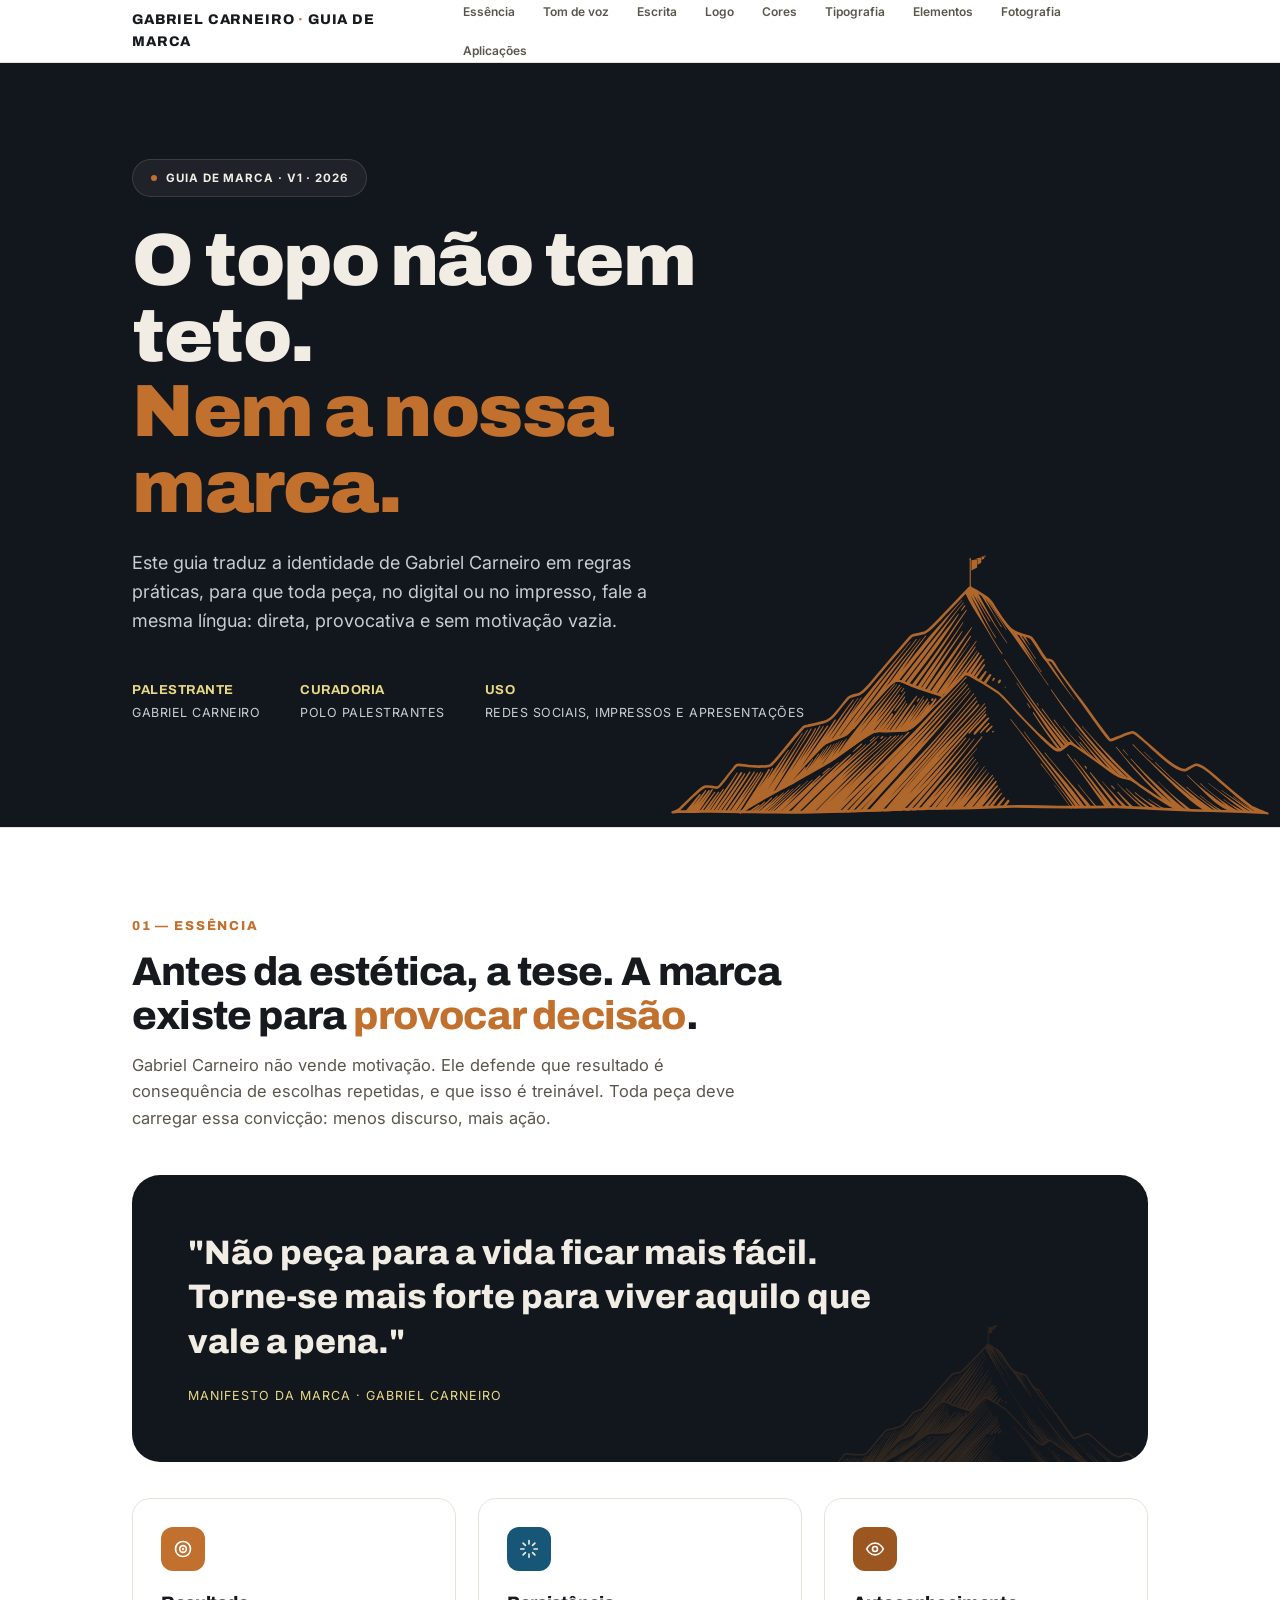
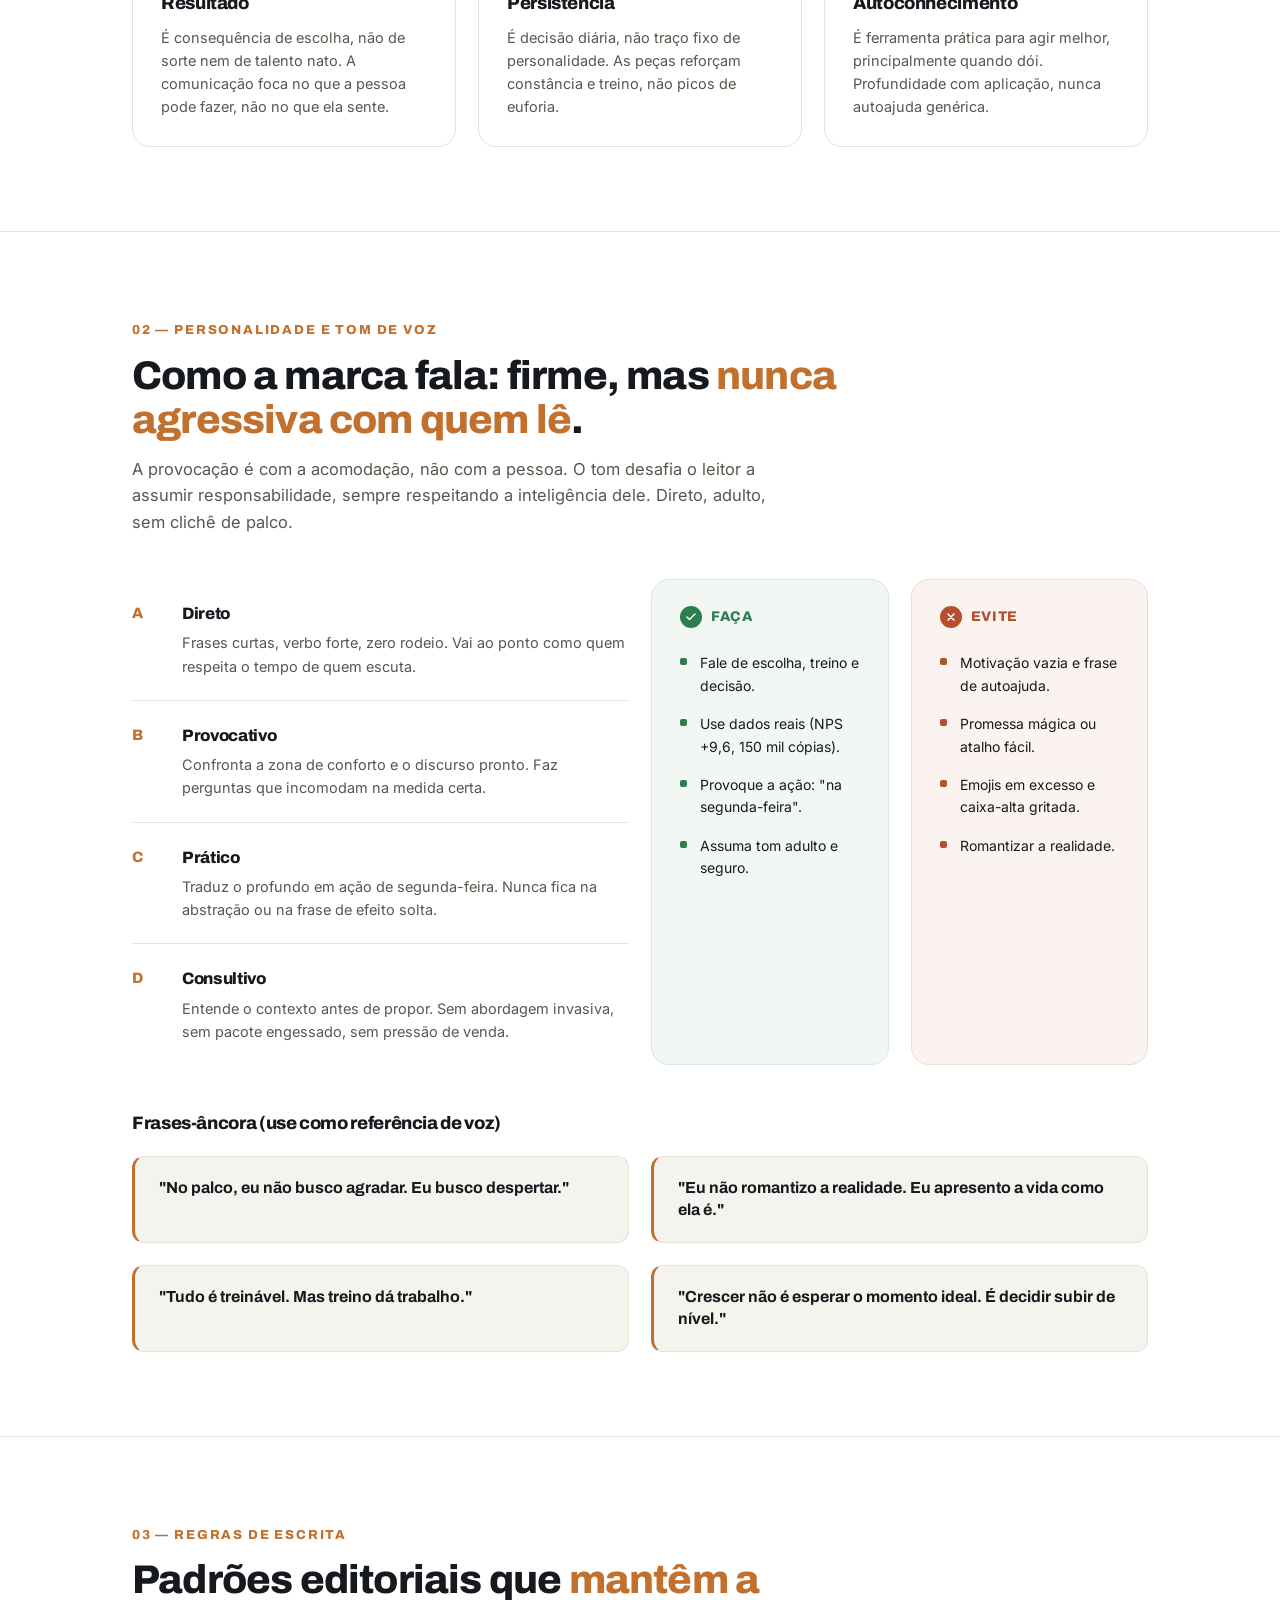
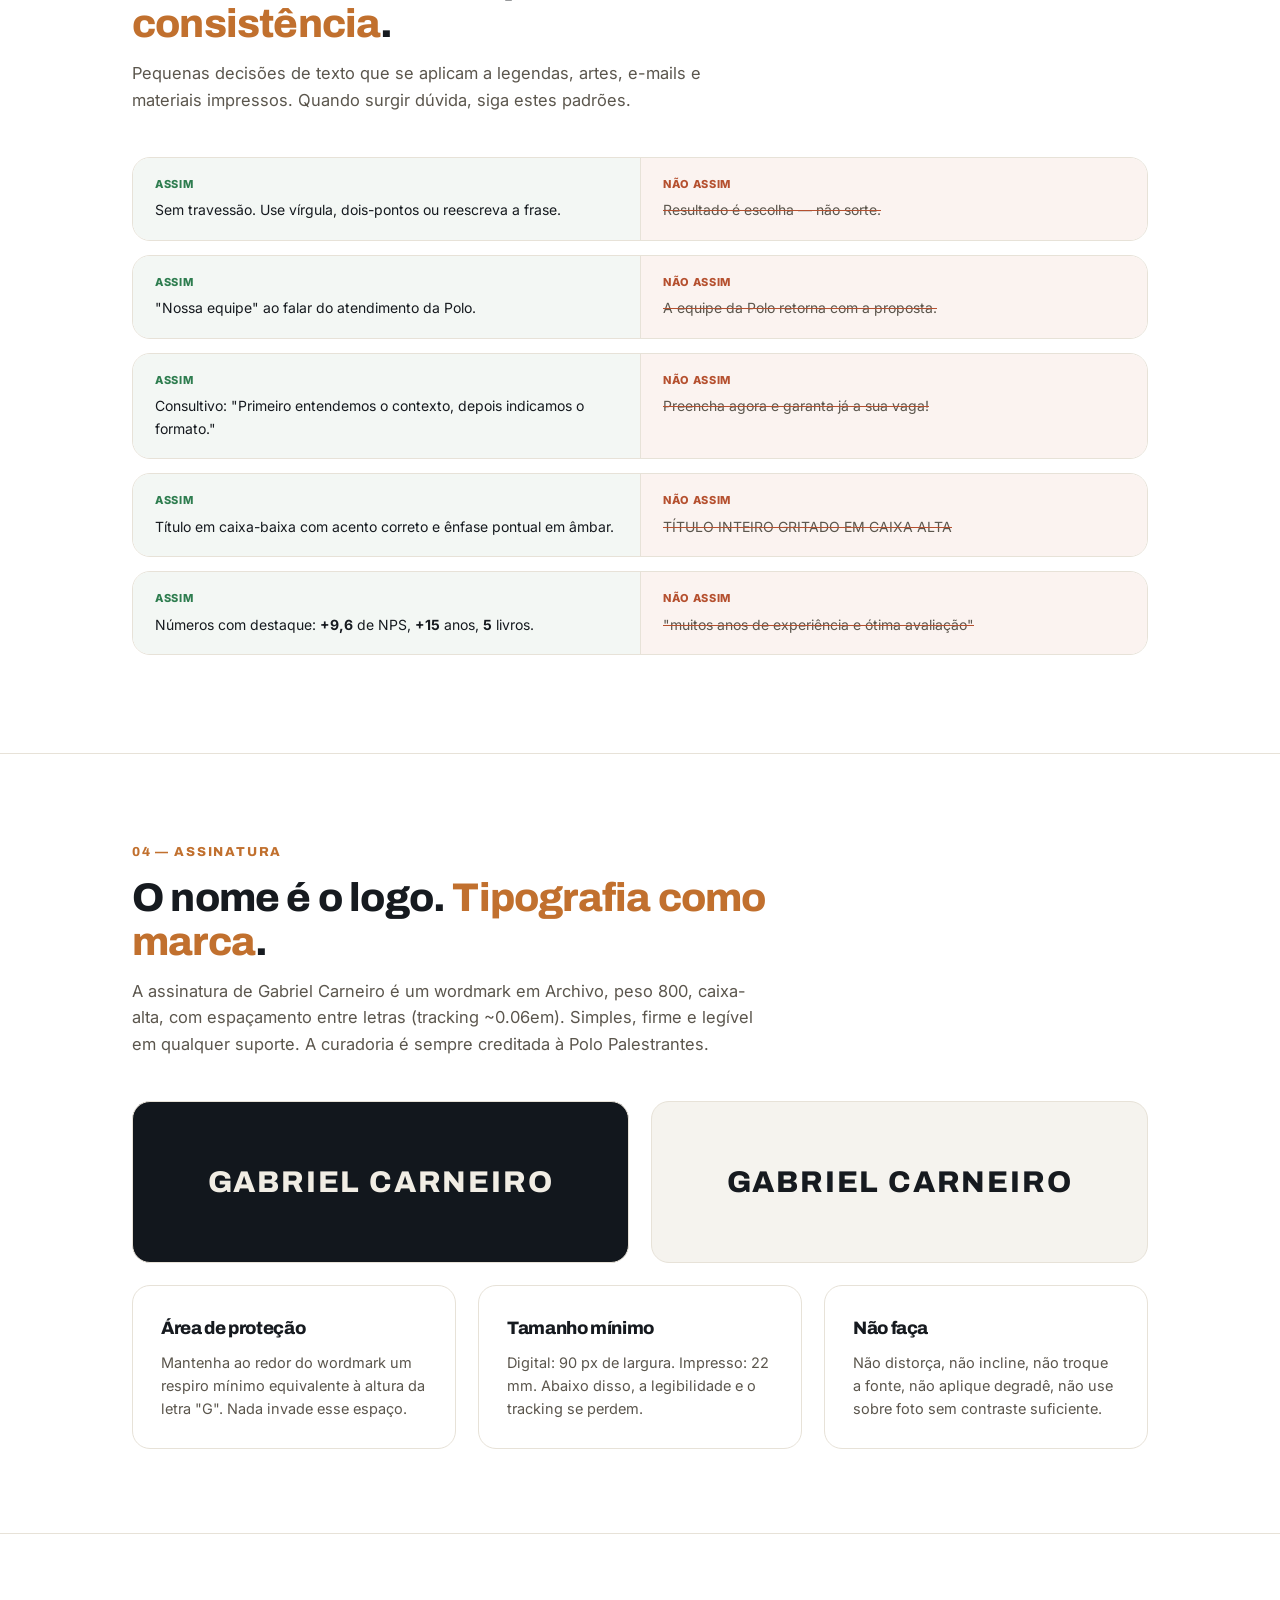
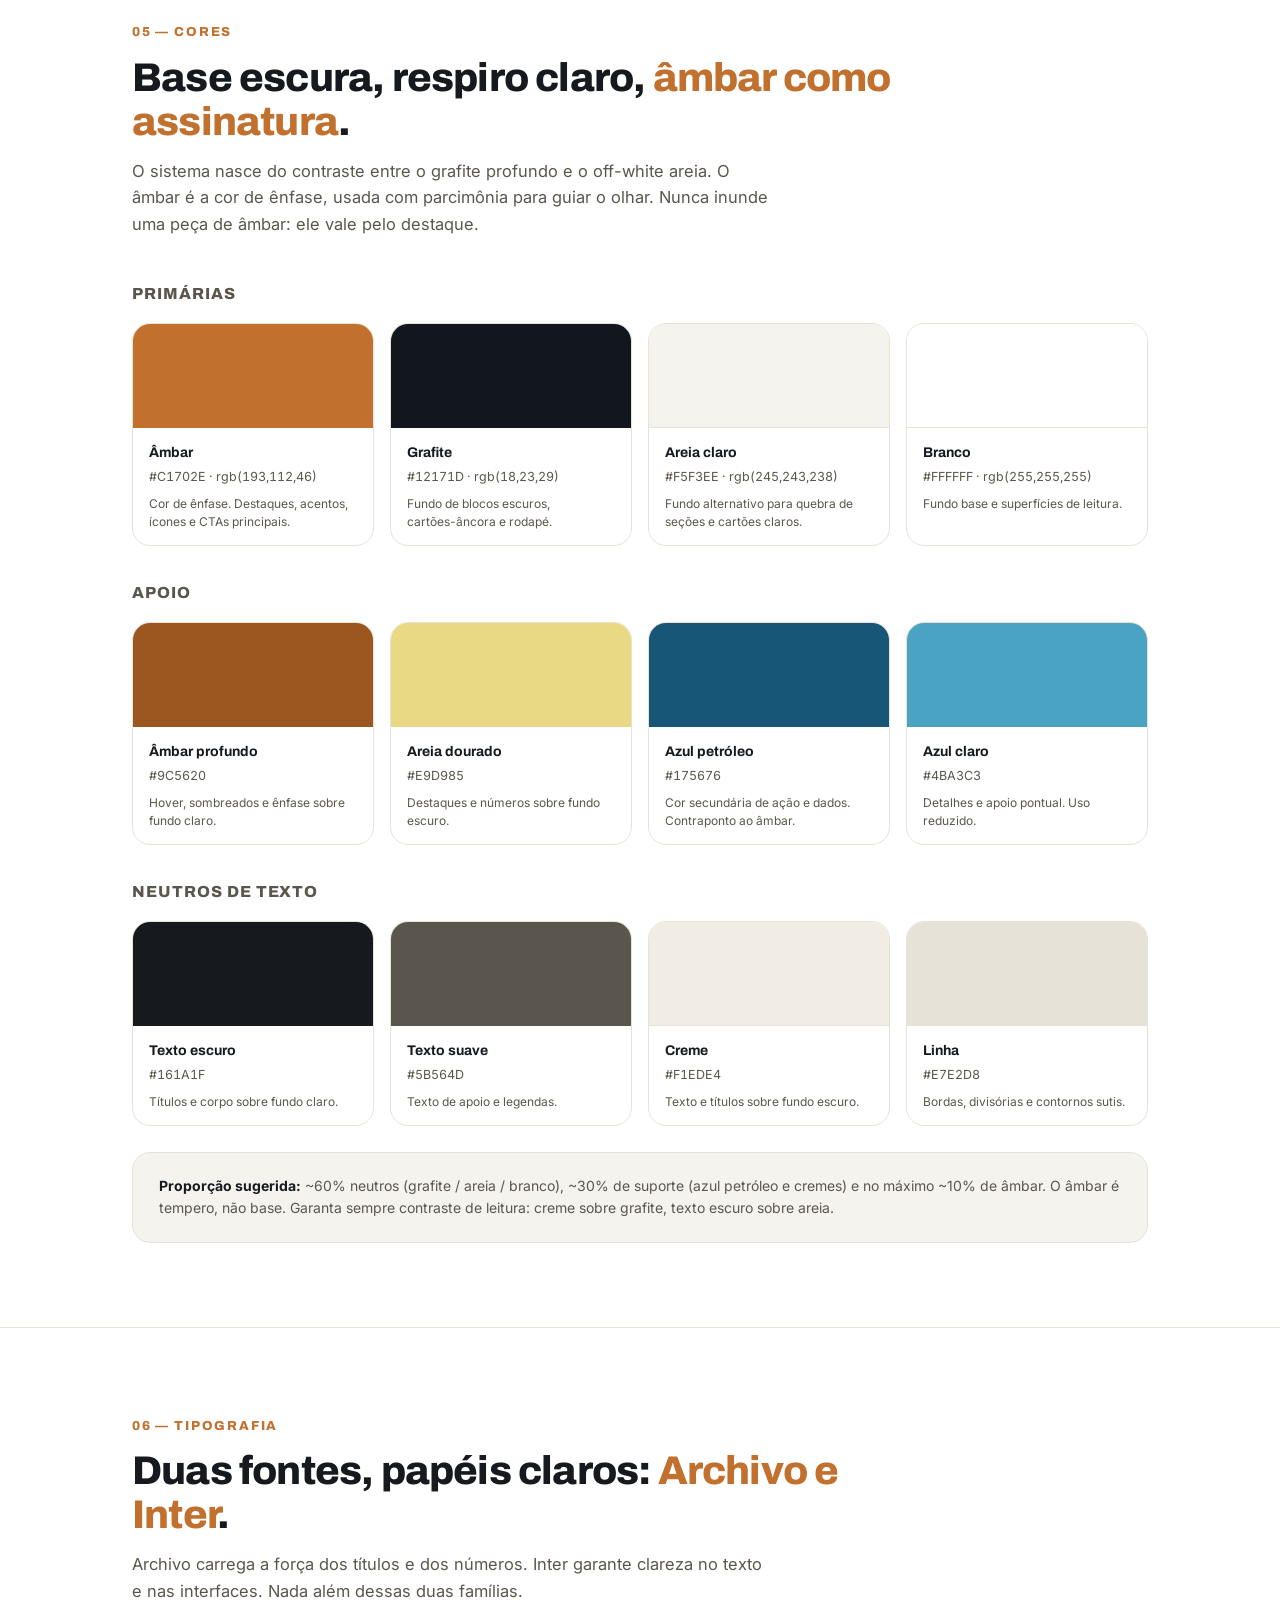
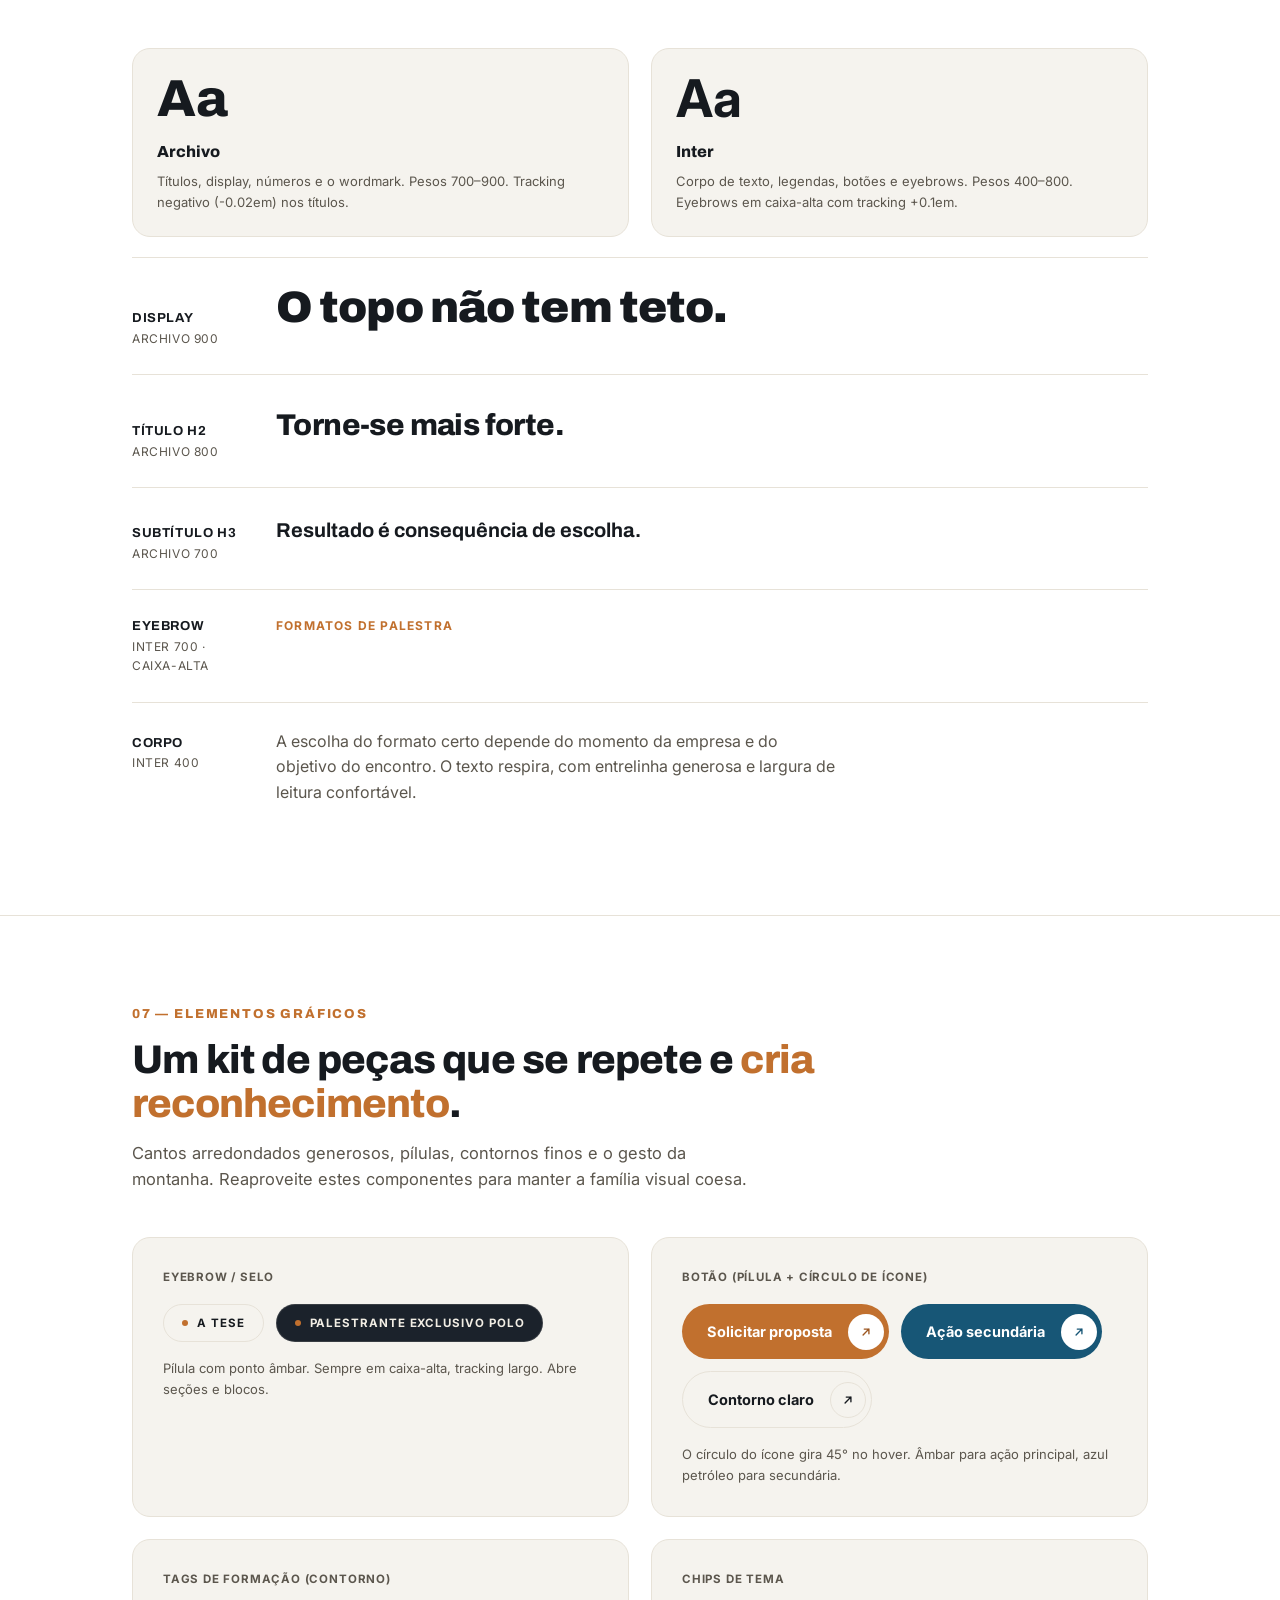
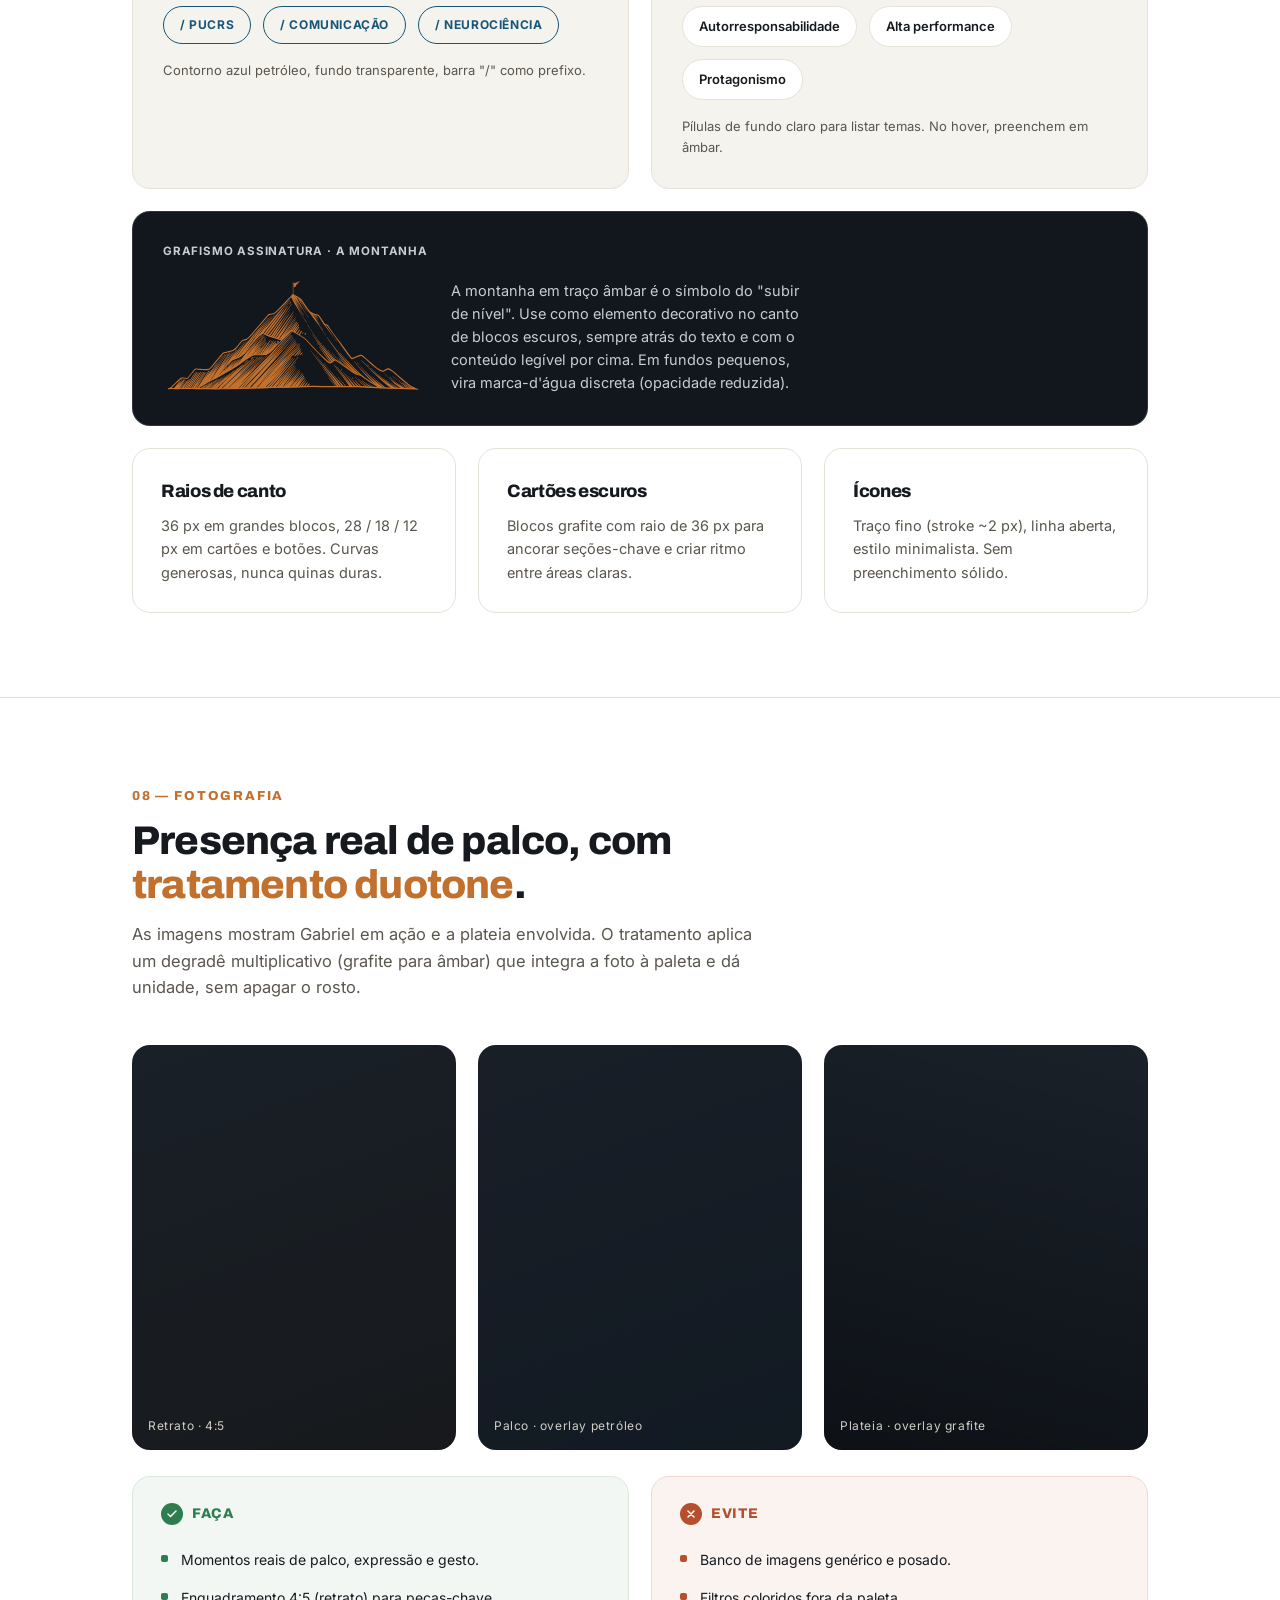
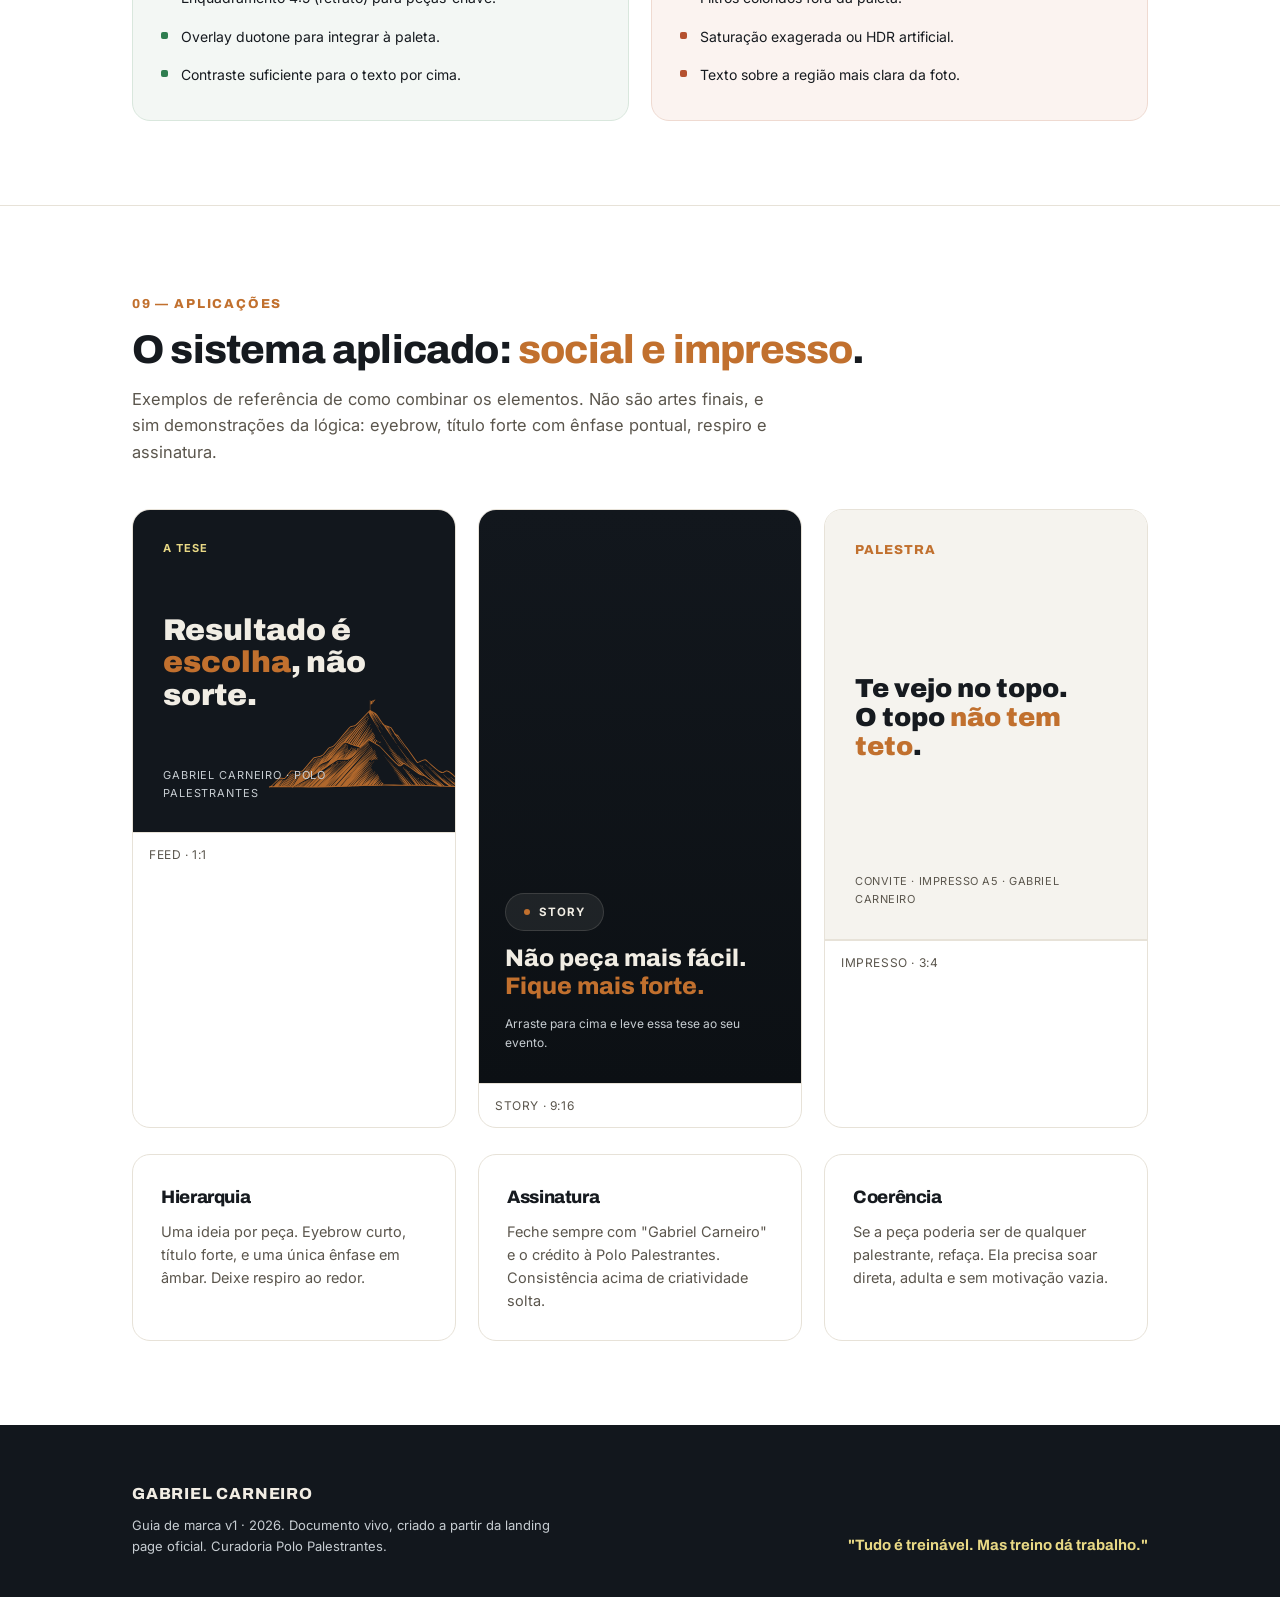
<file: Materiais/Guia-de-Marca-Gabriel-Carneiro.html>
<!DOCTYPE html>
<html lang="pt-BR">
<head>
<meta charset="UTF-8">
<meta name="viewport" content="width=device-width, initial-scale=1.0">
<title>Guia de Marca — Gabriel Carneiro</title>
<link rel="preconnect" href="https://fonts.googleapis.com">
<link rel="preconnect" href="https://fonts.gstatic.com" crossorigin>
<link href="https://fonts.googleapis.com/css2?family=Archivo:wght@500;600;700;800;900&family=Inter:wght@400;500;600;700;800&display=swap" rel="stylesheet">
<style>
  :root{
    --paper:#FFFFFF;
    --paper-alt:#F5F3EE;
    --dark:#12171D;
    --dark-2:#1B222B;
    --text-dark:#161A1F;
    --text-soft:#5B564D;
    --text-on-dark:#C7CDD2;
    --cream-on-dark:#F1EDE4;
    --amber:#C1702E;
    --amber-deep:#9C5620;
    --sand:#E9D985;
    --navy:#175676;
    --sky:#4BA3C3;
    --ice:#CCE6F4;
    --line:#E7E2D8;
    --line-dark:rgba(241,237,228,0.13);
    --radius-lg:28px;
    --radius-md:18px;
    --radius-sm:12px;
    --maxw:1080px;
  }
  *{ box-sizing:border-box; }
  html{ scroll-behavior:smooth; }
  body{ margin:0; background:var(--paper); color:var(--text-dark); font-family:'Inter',sans-serif; -webkit-font-smoothing:antialiased; line-height:1.6; }
  h1,h2,h3,h4,.display{ font-family:'Archivo',sans-serif; font-weight:800; letter-spacing:-0.02em; margin:0; color:var(--text-dark); }
  p{ margin:0; }
  a{ color:inherit; text-decoration:none; }
  img,svg{ display:block; max-width:100%; }
  .accent{ color:var(--amber); }

  /* layout */
  .wrap{ max-width:var(--maxw); margin:0 auto; padding:0 32px; }
  section{ padding:84px 0; border-top:1px solid var(--line); }
  .sec-num{ font-family:'Archivo',sans-serif; font-weight:800; font-size:13px; letter-spacing:.14em; color:var(--amber); text-transform:uppercase; }
  .sec-title{ font-size:clamp(26px,3.4vw,40px); line-height:1.1; margin:12px 0 14px; max-width:760px; }
  .sec-intro{ font-size:16.5px; color:var(--text-soft); max-width:640px; margin-bottom:44px; }

  /* eyebrow / badge (componente da marca) */
  .badge{ display:inline-flex; align-items:center; gap:9px; padding:9px 18px; border-radius:999px; font-size:11.5px; font-weight:700; letter-spacing:.08em; text-transform:uppercase; }
  .badge .dot{ width:6px; height:6px; border-radius:50%; background:var(--amber); flex-shrink:0; }
  .badge-light{ background:var(--paper-alt); border:1px solid var(--line); color:var(--text-dark); }
  .badge-dark{ background:rgba(241,237,228,0.06); border:1px solid var(--line-dark); color:var(--cream-on-dark); }

  /* topbar de navegação do guia */
  .guide-nav{ position:sticky; top:0; z-index:50; background:rgba(255,255,255,0.86); backdrop-filter:blur(14px); -webkit-backdrop-filter:blur(14px); border-bottom:1px solid var(--line); }
  .guide-nav .wrap{ display:flex; align-items:center; justify-content:space-between; height:62px; gap:20px; }
  .guide-nav .brand{ font-family:'Archivo',sans-serif; font-weight:800; font-size:14px; letter-spacing:.06em; text-transform:uppercase; }
  .guide-nav nav{ display:flex; gap:4px; flex-wrap:wrap; }
  .guide-nav nav a{ font-size:12px; font-weight:600; color:var(--text-soft); padding:8px 12px; border-radius:999px; transition:background .2s, color .2s; }
  .guide-nav nav a:hover{ background:var(--paper-alt); color:var(--text-dark); }
  @media (max-width:860px){ .guide-nav nav{ display:none; } }

  /* capa */
  .cover{ background:var(--dark); color:var(--cream-on-dark); border:none; padding:0; position:relative; overflow:hidden; }
  .cover .inner{ max-width:var(--maxw); margin:0 auto; padding:96px 32px 104px; position:relative; z-index:2; }
  .cover-mountain{ position:absolute; right:0; bottom:0; width:min(620px,58%); opacity:.9; z-index:1; pointer-events:none; }
  .cover .badge-dark{ margin-bottom:26px; }
  .cover h1{ color:var(--cream-on-dark); font-size:clamp(38px,6vw,74px); line-height:1.02; font-weight:900; max-width:720px; }
  .cover h1 .accent{ color:var(--amber); }
  .cover .lead{ font-size:18px; color:var(--text-on-dark); max-width:520px; margin-top:24px; line-height:1.6; }
  .cover .meta{ margin-top:44px; display:flex; gap:40px; flex-wrap:wrap; font-size:12.5px; letter-spacing:.04em; text-transform:uppercase; color:var(--text-on-dark); }
  .cover .meta b{ display:block; font-family:'Archivo',sans-serif; color:var(--sand); font-size:13px; margin-bottom:3px; }

  /* grids util */
  .grid-2{ display:grid; grid-template-columns:1fr 1fr; gap:22px; }
  .grid-3{ display:grid; grid-template-columns:repeat(3,1fr); gap:22px; }
  @media (max-width:820px){ .grid-2,.grid-3{ grid-template-columns:1fr; } }

  .card{ background:var(--paper); border:1px solid var(--line); border-radius:var(--radius-md); padding:28px; }
  .card h4{ font-size:18px; margin-bottom:8px; }
  .card p{ font-size:14.5px; color:var(--text-soft); }
  .card .ico{ width:44px; height:44px; border-radius:12px; display:flex; align-items:center; justify-content:center; margin-bottom:18px; }
  .card .ico svg{ width:20px; height:20px; }

  /* essência: painel escuro com manifesto */
  .manifesto-card{ background:var(--dark); border-radius:var(--radius-lg); padding:56px; color:var(--cream-on-dark); position:relative; overflow:hidden; }
  .manifesto-card .q{ font-family:'Archivo',sans-serif; font-weight:800; font-size:clamp(22px,2.8vw,34px); line-height:1.3; max-width:720px; position:relative; z-index:2; }
  .manifesto-card .by{ margin-top:22px; font-size:12.5px; letter-spacing:.08em; text-transform:uppercase; color:var(--sand); position:relative; z-index:2; }
  .manifesto-card .m-bg{ position:absolute; right:-30px; bottom:-30px; width:380px; opacity:.16; z-index:1; }

  /* tom de voz — atributos */
  .attr{ display:flex; gap:16px; align-items:flex-start; padding:22px 0; border-top:1px solid var(--line); }
  .attr:first-child{ border-top:none; }
  .attr .k{ font-family:'Archivo',sans-serif; font-weight:800; color:var(--amber); font-size:15px; width:34px; flex-shrink:0; }
  .attr h4{ font-size:16.5px; margin-bottom:4px; }
  .attr p{ font-size:14.5px; color:var(--text-soft); }

  /* do / don't */
  .dodont{ display:grid; grid-template-columns:1fr 1fr; gap:22px; }
  @media (max-width:820px){ .dodont{ grid-template-columns:1fr; } }
  .dd{ border-radius:var(--radius-md); padding:26px 28px; border:1px solid var(--line); }
  .dd.do{ background:#F3F7F4; border-color:#D9E7DD; }
  .dd.dont{ background:#FBF3F0; border-color:#EFDAD1; }
  .dd .lbl{ display:flex; align-items:center; gap:9px; font-family:'Archivo',sans-serif; font-weight:800; font-size:14px; text-transform:uppercase; letter-spacing:.05em; margin-bottom:16px; }
  .dd.do .lbl{ color:#2E7D4F; }
  .dd.dont .lbl{ color:#B5502F; }
  .dd .lbl .chip{ width:22px; height:22px; border-radius:50%; display:flex; align-items:center; justify-content:center; color:#fff; }
  .dd.do .chip{ background:#2E7D4F; }
  .dd.dont .chip{ background:#B5502F; }
  .dd ul{ margin:0; padding:0; list-style:none; }
  .dd li{ font-size:14px; padding:8px 0; padding-left:20px; position:relative; color:var(--text-dark); }
  .dd li::before{ content:""; position:absolute; left:0; top:14px; width:7px; height:7px; border-radius:2px; }
  .dd.do li::before{ background:#2E7D4F; }
  .dd.dont li::before{ background:#B5502F; }

  /* frases-âncora */
  .phrase{ background:var(--paper-alt); border:1px solid var(--line); border-left:3px solid var(--amber); border-radius:var(--radius-sm); padding:20px 24px; }
  .phrase p{ font-family:'Archivo',sans-serif; font-weight:700; font-size:16px; line-height:1.4; color:var(--text-dark); }

  /* regras de escrita */
  .rule{ display:grid; grid-template-columns:1fr 1fr; gap:0; border:1px solid var(--line); border-radius:var(--radius-md); overflow:hidden; margin-bottom:14px; }
  @media (max-width:640px){ .rule{ grid-template-columns:1fr; } }
  .rule .side{ padding:18px 22px; font-size:14px; }
  .rule .yes{ background:#F3F7F4; }
  .rule .no{ background:#FBF3F0; border-left:1px solid var(--line); }
  .rule .tag{ font-size:11px; font-weight:800; text-transform:uppercase; letter-spacing:.06em; display:block; margin-bottom:6px; }
  .rule .yes .tag{ color:#2E7D4F; }
  .rule .no .tag{ color:#B5502F; }
  .rule .no s{ color:var(--text-soft); text-decoration-color:#B5502F; }

  /* logo lockup */
  .logo-panel{ border:1px solid var(--line); border-radius:var(--radius-md); padding:56px; display:flex; align-items:center; justify-content:center; }
  .logo-panel.dark{ background:var(--dark); }
  .logo-panel.light{ background:var(--paper-alt); }
  .wordmark{ font-family:'Archivo',sans-serif; font-weight:800; font-size:30px; letter-spacing:.06em; text-transform:uppercase; }
  .wordmark.on-dark{ color:var(--cream-on-dark); }
  .wordmark.on-light{ color:var(--text-dark); }

  /* cores */
  .swatches{ display:grid; grid-template-columns:repeat(4,1fr); gap:16px; }
  @media (max-width:820px){ .swatches{ grid-template-columns:repeat(2,1fr); } }
  @media (max-width:480px){ .swatches{ grid-template-columns:1fr; } }
  .sw{ border:1px solid var(--line); border-radius:var(--radius-md); overflow:hidden; }
  .sw .chip{ height:104px; }
  .sw .info{ padding:14px 16px; }
  .sw .name{ font-family:'Archivo',sans-serif; font-weight:700; font-size:14px; }
  .sw .hex{ font-size:12.5px; color:var(--text-soft); margin-top:3px; font-variant-numeric:tabular-nums; }
  .sw .use{ font-size:12px; color:var(--text-soft); margin-top:8px; line-height:1.5; }
  .ratio-note{ margin-top:26px; background:var(--paper-alt); border:1px solid var(--line); border-radius:var(--radius-md); padding:22px 26px; font-size:14px; color:var(--text-soft); }
  .ratio-note b{ color:var(--text-dark); }

  /* tipografia */
  .type-row{ border-top:1px solid var(--line); padding:26px 0; display:grid; grid-template-columns:120px 1fr; gap:24px; align-items:baseline; }
  .type-row:first-of-type{ border-top:none; }
  .type-row .meta{ font-size:12px; color:var(--text-soft); text-transform:uppercase; letter-spacing:.05em; }
  .type-row .meta b{ display:block; font-family:'Archivo',sans-serif; color:var(--text-dark); font-size:13px; }
  @media (max-width:640px){ .type-row{ grid-template-columns:1fr; gap:8px; } }
  .t-display{ font-family:'Archivo',sans-serif; font-weight:900; font-size:44px; letter-spacing:-.02em; line-height:1.05; }
  .t-h2{ font-family:'Archivo',sans-serif; font-weight:800; font-size:30px; letter-spacing:-.02em; }
  .t-h3{ font-family:'Archivo',sans-serif; font-weight:700; font-size:20px; }
  .t-body{ font-family:'Inter',sans-serif; font-weight:400; font-size:16px; color:var(--text-soft); max-width:560px; }
  .t-eyebrow{ font-family:'Inter',sans-serif; font-weight:700; font-size:12px; letter-spacing:.1em; text-transform:uppercase; color:var(--amber); }
  .font-spec{ display:flex; gap:22px; flex-wrap:wrap; margin-top:8px; }
  .font-spec .fs{ flex:1; min-width:240px; background:var(--paper-alt); border:1px solid var(--line); border-radius:var(--radius-md); padding:24px; }
  .font-spec .fs .big{ font-family:'Archivo',sans-serif; font-weight:800; font-size:52px; line-height:1; }
  .font-spec .fs.inter .big{ font-family:'Inter',sans-serif; font-weight:700; }
  .font-spec .fs .nm{ margin-top:14px; font-family:'Archivo',sans-serif; font-weight:800; font-size:16px; }
  .font-spec .fs .ds{ font-size:13px; color:var(--text-soft); margin-top:6px; }

  /* componentes / elementos gráficos */
  .comp{ background:var(--paper-alt); border:1px solid var(--line); border-radius:var(--radius-md); padding:30px; }
  .comp .label{ font-size:11.5px; font-weight:700; text-transform:uppercase; letter-spacing:.07em; color:var(--text-soft); margin-bottom:18px; }
  .btn-demo{ display:inline-flex; align-items:center; gap:10px; border:none; border-radius:999px; padding:5px; background:var(--amber); }
  .btn-demo .bl{ padding:11px 6px 11px 20px; font-weight:700; font-size:14.5px; color:#fff; }
  .btn-demo .ic{ width:36px; height:36px; border-radius:50%; background:#fff; display:flex; align-items:center; justify-content:center; }
  .btn-demo .ic svg{ width:14px; height:14px; stroke:var(--amber-deep); }
  .btn-demo.navy{ background:var(--navy); } .btn-demo.navy .ic svg{ stroke:var(--navy); }
  .btn-demo.outline{ background:transparent; border:1.5px solid var(--line); }
  .btn-demo.outline .bl{ color:var(--text-dark); } .btn-demo.outline .ic{ background:var(--paper-alt); border:1px solid var(--line); } .btn-demo.outline .ic svg{ stroke:var(--text-dark); }
  .tag-demo{ font-size:12px; font-weight:700; letter-spacing:.05em; color:var(--navy); background:transparent; border:1.5px solid var(--navy); border-radius:999px; padding:8px 16px; display:inline-block; }
  .chip-demo{ font-size:13px; font-weight:600; color:var(--text-dark); background:var(--paper); border:1px solid var(--line); border-radius:999px; padding:9px 16px; display:inline-block; }
  .demo-row{ display:flex; gap:12px; flex-wrap:wrap; align-items:center; }

  /* fotografia */
  .photo-frame{ position:relative; border-radius:var(--radius-md); overflow:hidden; aspect-ratio:4/5; background:var(--dark-2); }
  .photo-frame .duo{ position:absolute; inset:0; background:linear-gradient(160deg, rgba(18,23,29,0.08), rgba(156,86,32,0.42)); mix-blend-mode:multiply; }
  .photo-frame .ph-label{ position:absolute; left:16px; bottom:14px; color:var(--cream-on-dark); font-size:12px; letter-spacing:.05em; z-index:2; opacity:.85; }
  .photo-note{ font-size:14px; color:var(--text-soft); }
  .photo-note b{ color:var(--text-dark); font-family:'Archivo',sans-serif; }

  /* aplicações mock */
  .mock{ border:1px solid var(--line); border-radius:var(--radius-md); overflow:hidden; background:var(--paper); }
  .mock .cap{ font-size:12px; color:var(--text-soft); padding:12px 16px; border-top:1px solid var(--line); text-transform:uppercase; letter-spacing:.05em; }
  .mock-post{ aspect-ratio:1/1; background:var(--dark); color:var(--cream-on-dark); padding:30px; display:flex; flex-direction:column; justify-content:space-between; position:relative; overflow:hidden; }
  .mock-post .mp-mtn{ position:absolute; right:-20px; bottom:40px; width:210px; opacity:.9; }
  .mock-post .mp-eyebrow{ font-size:11px; font-weight:700; letter-spacing:.09em; text-transform:uppercase; color:var(--sand); position:relative; z-index:2; }
  .mock-post .mp-title{ font-family:'Archivo',sans-serif; font-weight:900; font-size:30px; line-height:1.08; position:relative; z-index:2; }
  .mock-post .mp-title .accent{ color:var(--amber); }
  .mock-post .mp-foot{ font-size:11px; letter-spacing:.08em; text-transform:uppercase; color:var(--text-on-dark); position:relative; z-index:2; }
  .mock-story{ aspect-ratio:9/16; background:linear-gradient(180deg,var(--dark),#0c1014); color:var(--cream-on-dark); padding:30px 26px; display:flex; flex-direction:column; justify-content:flex-end; gap:14px; }
  .mock-story .badge{ align-self:flex-start; }
  .mock-story .ms-title{ font-family:'Archivo',sans-serif; font-weight:800; font-size:24px; line-height:1.15; }
  .mock-print{ aspect-ratio:3/4; background:var(--paper-alt); padding:30px; display:flex; flex-direction:column; justify-content:space-between; border-bottom:1px solid var(--line); }
  .mock-print .pr-top{ font-family:'Archivo',sans-serif; font-weight:800; font-size:13px; letter-spacing:.08em; text-transform:uppercase; color:var(--amber); }
  .mock-print .pr-title{ font-family:'Archivo',sans-serif; font-weight:900; font-size:26px; line-height:1.1; color:var(--text-dark); }
  .mock-print .pr-foot{ font-size:11px; color:var(--text-soft); text-transform:uppercase; letter-spacing:.05em; }

  footer.guide-footer{ background:var(--dark); color:var(--text-on-dark); padding:56px 0 40px; border:none; }
  footer.guide-footer .wrap{ display:flex; justify-content:space-between; gap:24px; flex-wrap:wrap; align-items:flex-end; }
  footer.guide-footer .fw{ font-family:'Archivo',sans-serif; font-weight:800; color:var(--cream-on-dark); font-size:16px; letter-spacing:.05em; text-transform:uppercase; }
  footer.guide-footer p{ font-size:13px; margin-top:8px; max-width:420px; line-height:1.6; }
  footer.guide-footer .fq{ font-family:'Archivo',sans-serif; font-weight:700; color:var(--sand); font-size:15px; max-width:300px; text-align:right; }
  @media (max-width:640px){ footer.guide-footer .fq{ text-align:left; } }
</style>
</head>
<body>

<!-- NAV -->
<div class="guide-nav">
  <div class="wrap">
    <span class="brand">Gabriel Carneiro <span class="accent">·</span> Guia de Marca</span>
    <nav>
      <a href="#essencia">Essência</a>
      <a href="#voz">Tom de voz</a>
      <a href="#escrita">Escrita</a>
      <a href="#logo">Logo</a>
      <a href="#cores">Cores</a>
      <a href="#tipografia">Tipografia</a>
      <a href="#elementos">Elementos</a>
      <a href="#fotografia">Fotografia</a>
      <a href="#aplicacoes">Aplicações</a>
    </nav>
  </div>
</div>

<!-- CAPA -->
<section class="cover">
  <img class="cover-mountain" src="Gabriel-Carneiro-montanha.svg" alt="" aria-hidden="true">
  <div class="inner">
    <span class="badge badge-dark"><span class="dot"></span>Guia de marca · v1 · 2026</span>
    <h1>O topo não tem teto.<br><span class="accent">Nem a nossa marca.</span></h1>
    <p class="lead">Este guia traduz a identidade de Gabriel Carneiro em regras práticas, para que toda peça, no digital ou no impresso, fale a mesma língua: direta, provocativa e sem motivação vazia.</p>
    <div class="meta">
      <div><b>Palestrante</b>Gabriel Carneiro</div>
      <div><b>Curadoria</b>Polo Palestrantes</div>
      <div><b>Uso</b>Redes sociais, impressos e apresentações</div>
    </div>
  </div>
</section>

<!-- ESSÊNCIA -->
<section id="essencia">
  <div class="wrap">
    <span class="sec-num">01 — Essência</span>
    <h2 class="sec-title">Antes da estética, a tese. A marca existe para <span class="accent">provocar decisão</span>.</h2>
    <p class="sec-intro">Gabriel Carneiro não vende motivação. Ele defende que resultado é consequência de escolhas repetidas, e que isso é treinável. Toda peça deve carregar essa convicção: menos discurso, mais ação.</p>

    <div class="manifesto-card" style="margin-bottom:36px;">
      <img class="m-bg" src="Gabriel-Carneiro-montanha.svg" alt="" aria-hidden="true">
      <p class="q">"Não peça para a vida ficar mais fácil. Torne-se mais forte para viver aquilo que vale a pena."</p>
      <p class="by">Manifesto da marca · Gabriel Carneiro</p>
    </div>

    <div class="grid-3">
      <div class="card">
        <div class="ico" style="background:var(--amber);"><svg viewBox="0 0 24 24" fill="none" stroke="#fff" stroke-width="2" stroke-linecap="round" stroke-linejoin="round"><circle cx="12" cy="12" r="9"/><circle cx="12" cy="12" r="4"/><circle cx="12" cy="12" r="0.5"/></svg></div>
        <h4>Resultado</h4>
        <p>É consequência de escolha, não de sorte nem de talento nato. A comunicação foca no que a pessoa pode fazer, não no que ela sente.</p>
      </div>
      <div class="card">
        <div class="ico" style="background:var(--navy);"><svg viewBox="0 0 24 24" fill="none" stroke="var(--cream-on-dark)" stroke-width="2" stroke-linecap="round" stroke-linejoin="round"><path d="M12 2v4M12 18v4M4.9 4.9l2.8 2.8M16.3 16.3l2.8 2.8M2 12h4M18 12h4M4.9 19.1l2.8-2.8M16.3 7.7l2.8-2.8"/></svg></div>
        <h4>Persistência</h4>
        <p>É decisão diária, não traço fixo de personalidade. As peças reforçam constância e treino, não picos de euforia.</p>
      </div>
      <div class="card">
        <div class="ico" style="background:var(--amber-deep);"><svg viewBox="0 0 24 24" fill="none" stroke="#fff" stroke-width="2" stroke-linecap="round" stroke-linejoin="round"><path d="M2 12s3.5-7 10-7 10 7 10 7-3.5 7-10 7-10-7-10-7z"/><circle cx="12" cy="12" r="3"/></svg></div>
        <h4>Autoconhecimento</h4>
        <p>É ferramenta prática para agir melhor, principalmente quando dói. Profundidade com aplicação, nunca autoajuda genérica.</p>
      </div>
    </div>
  </div>
</section>

<!-- TOM DE VOZ -->
<section id="voz">
  <div class="wrap">
    <span class="sec-num">02 — Personalidade e tom de voz</span>
    <h2 class="sec-title">Como a marca fala: firme, mas <span class="accent">nunca agressiva com quem lê</span>.</h2>
    <p class="sec-intro">A provocação é com a acomodação, não com a pessoa. O tom desafia o leitor a assumir responsabilidade, sempre respeitando a inteligência dele. Direto, adulto, sem clichê de palco.</p>

    <div class="grid-2">
      <div>
        <div class="attr"><span class="k">A</span><div><h4>Direto</h4><p>Frases curtas, verbo forte, zero rodeio. Vai ao ponto como quem respeita o tempo de quem escuta.</p></div></div>
        <div class="attr"><span class="k">B</span><div><h4>Provocativo</h4><p>Confronta a zona de conforto e o discurso pronto. Faz perguntas que incomodam na medida certa.</p></div></div>
        <div class="attr"><span class="k">C</span><div><h4>Prático</h4><p>Traduz o profundo em ação de segunda-feira. Nunca fica na abstração ou na frase de efeito solta.</p></div></div>
        <div class="attr"><span class="k">D</span><div><h4>Consultivo</h4><p>Entende o contexto antes de propor. Sem abordagem invasiva, sem pacote engessado, sem pressão de venda.</p></div></div>
      </div>
      <div class="dodont">
        <div class="dd do">
          <div class="lbl"><span class="chip"><svg viewBox="0 0 24 24" width="12" height="12" fill="none" stroke="#fff" stroke-width="3" stroke-linecap="round" stroke-linejoin="round"><path d="M20 6L9 17l-5-5"/></svg></span>Faça</div>
          <ul>
            <li>Fale de escolha, treino e decisão.</li>
            <li>Use dados reais (NPS +9,6, 150 mil cópias).</li>
            <li>Provoque a ação: "na segunda-feira".</li>
            <li>Assuma tom adulto e seguro.</li>
          </ul>
        </div>
        <div class="dd dont">
          <div class="lbl"><span class="chip"><svg viewBox="0 0 24 24" width="12" height="12" fill="none" stroke="#fff" stroke-width="3" stroke-linecap="round" stroke-linejoin="round"><path d="M18 6L6 18M6 6l12 12"/></svg></span>Evite</div>
          <ul>
            <li>Motivação vazia e frase de autoajuda.</li>
            <li>Promessa mágica ou atalho fácil.</li>
            <li>Emojis em excesso e caixa-alta gritada.</li>
            <li>Romantizar a realidade.</li>
          </ul>
        </div>
      </div>
    </div>

    <h3 style="font-size:18px;margin:44px 0 18px;">Frases-âncora (use como referência de voz)</h3>
    <div class="grid-2">
      <div class="phrase"><p>"No palco, eu não busco agradar. Eu busco despertar."</p></div>
      <div class="phrase"><p>"Eu não romantizo a realidade. Eu apresento a vida como ela é."</p></div>
      <div class="phrase"><p>"Tudo é treinável. Mas treino dá trabalho."</p></div>
      <div class="phrase"><p>"Crescer não é esperar o momento ideal. É decidir subir de nível."</p></div>
    </div>
  </div>
</section>

<!-- ESCRITA -->
<section id="escrita">
  <div class="wrap">
    <span class="sec-num">03 — Regras de escrita</span>
    <h2 class="sec-title">Padrões editoriais que <span class="accent">mantêm a consistência</span>.</h2>
    <p class="sec-intro">Pequenas decisões de texto que se aplicam a legendas, artes, e-mails e materiais impressos. Quando surgir dúvida, siga estes padrões.</p>

    <div class="rule">
      <div class="side yes"><span class="tag">Assim</span>Sem travessão. Use vírgula, dois-pontos ou reescreva a frase.</div>
      <div class="side no"><span class="tag">Não assim</span><s>Resultado é escolha — não sorte.</s></div>
    </div>
    <div class="rule">
      <div class="side yes"><span class="tag">Assim</span>"Nossa equipe" ao falar do atendimento da Polo.</div>
      <div class="side no"><span class="tag">Não assim</span><s>A equipe da Polo retorna com a proposta.</s></div>
    </div>
    <div class="rule">
      <div class="side yes"><span class="tag">Assim</span>Consultivo: "Primeiro entendemos o contexto, depois indicamos o formato."</div>
      <div class="side no"><span class="tag">Não assim</span><s>Preencha agora e garanta já a sua vaga!</s></div>
    </div>
    <div class="rule">
      <div class="side yes"><span class="tag">Assim</span>Título em caixa-baixa com acento correto e ênfase pontual em âmbar.</div>
      <div class="side no"><span class="tag">Não assim</span><s>TÍTULO INTEIRO GRITADO EM CAIXA ALTA</s></div>
    </div>
    <div class="rule">
      <div class="side yes"><span class="tag">Assim</span>Números com destaque: <b>+9,6</b> de NPS, <b>+15</b> anos, <b>5</b> livros.</div>
      <div class="side no"><span class="tag">Não assim</span><s>"muitos anos de experiência e ótima avaliação"</s></div>
    </div>
  </div>
</section>

<!-- LOGO -->
<section id="logo">
  <div class="wrap">
    <span class="sec-num">04 — Assinatura</span>
    <h2 class="sec-title">O nome é o logo. <span class="accent">Tipografia como marca</span>.</h2>
    <p class="sec-intro">A assinatura de Gabriel Carneiro é um wordmark em Archivo, peso 800, caixa-alta, com espaçamento entre letras (tracking ~0.06em). Simples, firme e legível em qualquer suporte. A curadoria é sempre creditada à Polo Palestrantes.</p>

    <div class="grid-2" style="margin-bottom:22px;">
      <div class="logo-panel dark"><span class="wordmark on-dark">Gabriel Carneiro</span></div>
      <div class="logo-panel light"><span class="wordmark on-light">Gabriel Carneiro</span></div>
    </div>

    <div class="grid-3">
      <div class="card"><h4>Área de proteção</h4><p>Mantenha ao redor do wordmark um respiro mínimo equivalente à altura da letra "G". Nada invade esse espaço.</p></div>
      <div class="card"><h4>Tamanho mínimo</h4><p>Digital: 90 px de largura. Impresso: 22 mm. Abaixo disso, a legibilidade e o tracking se perdem.</p></div>
      <div class="card"><h4>Não faça</h4><p>Não distorça, não incline, não troque a fonte, não aplique degradê, não use sobre foto sem contraste suficiente.</p></div>
    </div>
  </div>
</section>

<!-- CORES -->
<section id="cores">
  <div class="wrap">
    <span class="sec-num">05 — Cores</span>
    <h2 class="sec-title">Base escura, respiro claro, <span class="accent">âmbar como assinatura</span>.</h2>
    <p class="sec-intro">O sistema nasce do contraste entre o grafite profundo e o off-white areia. O âmbar é a cor de ênfase, usada com parcimônia para guiar o olhar. Nunca inunde uma peça de âmbar: ele vale pelo destaque.</p>

    <h3 style="font-size:16px;margin-bottom:16px;color:var(--text-soft);text-transform:uppercase;letter-spacing:.06em;">Primárias</h3>
    <div class="swatches" style="margin-bottom:34px;">
      <div class="sw"><div class="chip" style="background:#C1702E;"></div><div class="info"><div class="name">Âmbar</div><div class="hex">#C1702E · rgb(193,112,46)</div><div class="use">Cor de ênfase. Destaques, acentos, ícones e CTAs principais.</div></div></div>
      <div class="sw"><div class="chip" style="background:#12171D;"></div><div class="info"><div class="name">Grafite</div><div class="hex">#12171D · rgb(18,23,29)</div><div class="use">Fundo de blocos escuros, cartões-âncora e rodapé.</div></div></div>
      <div class="sw"><div class="chip" style="background:#F5F3EE;border-bottom:1px solid var(--line);"></div><div class="info"><div class="name">Areia claro</div><div class="hex">#F5F3EE · rgb(245,243,238)</div><div class="use">Fundo alternativo para quebra de seções e cartões claros.</div></div></div>
      <div class="sw"><div class="chip" style="background:#FFFFFF;border-bottom:1px solid var(--line);"></div><div class="info"><div class="name">Branco</div><div class="hex">#FFFFFF · rgb(255,255,255)</div><div class="use">Fundo base e superfícies de leitura.</div></div></div>
    </div>

    <h3 style="font-size:16px;margin-bottom:16px;color:var(--text-soft);text-transform:uppercase;letter-spacing:.06em;">Apoio</h3>
    <div class="swatches" style="margin-bottom:34px;">
      <div class="sw"><div class="chip" style="background:#9C5620;"></div><div class="info"><div class="name">Âmbar profundo</div><div class="hex">#9C5620</div><div class="use">Hover, sombreados e ênfase sobre fundo claro.</div></div></div>
      <div class="sw"><div class="chip" style="background:#E9D985;"></div><div class="info"><div class="name">Areia dourado</div><div class="hex">#E9D985</div><div class="use">Destaques e números sobre fundo escuro.</div></div></div>
      <div class="sw"><div class="chip" style="background:#175676;"></div><div class="info"><div class="name">Azul petróleo</div><div class="hex">#175676</div><div class="use">Cor secundária de ação e dados. Contraponto ao âmbar.</div></div></div>
      <div class="sw"><div class="chip" style="background:#4BA3C3;"></div><div class="info"><div class="name">Azul claro</div><div class="hex">#4BA3C3</div><div class="use">Detalhes e apoio pontual. Uso reduzido.</div></div></div>
    </div>

    <h3 style="font-size:16px;margin-bottom:16px;color:var(--text-soft);text-transform:uppercase;letter-spacing:.06em;">Neutros de texto</h3>
    <div class="swatches">
      <div class="sw"><div class="chip" style="background:#161A1F;"></div><div class="info"><div class="name">Texto escuro</div><div class="hex">#161A1F</div><div class="use">Títulos e corpo sobre fundo claro.</div></div></div>
      <div class="sw"><div class="chip" style="background:#5B564D;"></div><div class="info"><div class="name">Texto suave</div><div class="hex">#5B564D</div><div class="use">Texto de apoio e legendas.</div></div></div>
      <div class="sw"><div class="chip" style="background:#F1EDE4;border-bottom:1px solid var(--line);"></div><div class="info"><div class="name">Creme</div><div class="hex">#F1EDE4</div><div class="use">Texto e títulos sobre fundo escuro.</div></div></div>
      <div class="sw"><div class="chip" style="background:#E7E2D8;border-bottom:1px solid var(--line);"></div><div class="info"><div class="name">Linha</div><div class="hex">#E7E2D8</div><div class="use">Bordas, divisórias e contornos sutis.</div></div></div>
    </div>

    <div class="ratio-note">
      <b>Proporção sugerida:</b> ~60% neutros (grafite / areia / branco), ~30% de suporte (azul petróleo e cremes) e no máximo ~10% de âmbar. O âmbar é tempero, não base. Garanta sempre contraste de leitura: creme sobre grafite, texto escuro sobre areia.
    </div>
  </div>
</section>

<!-- TIPOGRAFIA -->
<section id="tipografia">
  <div class="wrap">
    <span class="sec-num">06 — Tipografia</span>
    <h2 class="sec-title">Duas fontes, papéis claros: <span class="accent">Archivo e Inter</span>.</h2>
    <p class="sec-intro">Archivo carrega a força dos títulos e dos números. Inter garante clareza no texto e nas interfaces. Nada além dessas duas famílias.</p>

    <div class="font-spec" style="margin-bottom:20px;">
      <div class="fs archivo">
        <div class="big">Aa</div>
        <div class="nm">Archivo</div>
        <div class="ds">Títulos, display, números e o wordmark. Pesos 700–900. Tracking negativo (-0.02em) nos títulos.</div>
      </div>
      <div class="fs inter">
        <div class="big">Aa</div>
        <div class="nm">Inter</div>
        <div class="ds">Corpo de texto, legendas, botões e eyebrows. Pesos 400–800. Eyebrows em caixa-alta com tracking +0.1em.</div>
      </div>
    </div>

    <div class="type-row"><div class="meta"><b>Display</b>Archivo 900</div><div class="t-display">O topo não tem teto.</div></div>
    <div class="type-row"><div class="meta"><b>Título H2</b>Archivo 800</div><div class="t-h2">Torne-se mais forte.</div></div>
    <div class="type-row"><div class="meta"><b>Subtítulo H3</b>Archivo 700</div><div class="t-h3">Resultado é consequência de escolha.</div></div>
    <div class="type-row"><div class="meta"><b>Eyebrow</b>Inter 700 · caixa-alta</div><div class="t-eyebrow">Formatos de palestra</div></div>
    <div class="type-row"><div class="meta"><b>Corpo</b>Inter 400</div><div class="t-body">A escolha do formato certo depende do momento da empresa e do objetivo do encontro. O texto respira, com entrelinha generosa e largura de leitura confortável.</div></div>
  </div>
</section>

<!-- ELEMENTOS GRÁFICOS -->
<section id="elementos">
  <div class="wrap">
    <span class="sec-num">07 — Elementos gráficos</span>
    <h2 class="sec-title">Um kit de peças que se repete e <span class="accent">cria reconhecimento</span>.</h2>
    <p class="sec-intro">Cantos arredondados generosos, pílulas, contornos finos e o gesto da montanha. Reaproveite estes componentes para manter a família visual coesa.</p>

    <div class="grid-2" style="margin-bottom:22px;">
      <div class="comp">
        <div class="label">Eyebrow / selo</div>
        <div class="demo-row">
          <span class="badge badge-light"><span class="dot"></span>A tese</span>
          <span class="badge badge-dark" style="background:#1b222b;"><span class="dot"></span>Palestrante exclusivo Polo</span>
        </div>
        <p style="font-size:13px;color:var(--text-soft);margin-top:16px;">Pílula com ponto âmbar. Sempre em caixa-alta, tracking largo. Abre seções e blocos.</p>
      </div>
      <div class="comp">
        <div class="label">Botão (pílula + círculo de ícone)</div>
        <div class="demo-row">
          <span class="btn-demo"><span class="bl">Solicitar proposta</span><span class="ic"><svg viewBox="0 0 24 24" fill="none" stroke-width="2.3" stroke-linecap="round" stroke-linejoin="round"><path d="M7 17L17 7M9 7h8v8"/></svg></span></span>
          <span class="btn-demo navy"><span class="bl">Ação secundária</span><span class="ic"><svg viewBox="0 0 24 24" fill="none" stroke-width="2.3" stroke-linecap="round" stroke-linejoin="round"><path d="M7 17L17 7M9 7h8v8"/></svg></span></span>
        </div>
        <div class="demo-row" style="margin-top:12px;">
          <span class="btn-demo outline"><span class="bl">Contorno claro</span><span class="ic"><svg viewBox="0 0 24 24" fill="none" stroke-width="2.3" stroke-linecap="round" stroke-linejoin="round"><path d="M7 17L17 7M9 7h8v8"/></svg></span></span>
        </div>
        <p style="font-size:13px;color:var(--text-soft);margin-top:16px;">O círculo do ícone gira 45° no hover. Âmbar para ação principal, azul petróleo para secundária.</p>
      </div>
    </div>

    <div class="grid-2" style="margin-bottom:22px;">
      <div class="comp">
        <div class="label">Tags de formação (contorno)</div>
        <div class="demo-row">
          <span class="tag-demo">/ PUCRS</span>
          <span class="tag-demo">/ COMUNICAÇÃO</span>
          <span class="tag-demo">/ NEUROCIÊNCIA</span>
        </div>
        <p style="font-size:13px;color:var(--text-soft);margin-top:16px;">Contorno azul petróleo, fundo transparente, barra "/" como prefixo.</p>
      </div>
      <div class="comp">
        <div class="label">Chips de tema</div>
        <div class="demo-row">
          <span class="chip-demo">Autorresponsabilidade</span>
          <span class="chip-demo">Alta performance</span>
          <span class="chip-demo">Protagonismo</span>
        </div>
        <p style="font-size:13px;color:var(--text-soft);margin-top:16px;">Pílulas de fundo claro para listar temas. No hover, preenchem em âmbar.</p>
      </div>
    </div>

    <div class="comp" style="background:var(--dark);border-color:var(--line-dark);position:relative;overflow:hidden;">
      <div class="label" style="color:var(--text-on-dark);">Grafismo assinatura · a montanha</div>
      <div style="display:flex;align-items:center;gap:28px;flex-wrap:wrap;position:relative;z-index:2;">
        <img src="Gabriel-Carneiro-montanha.svg" alt="Ilustração de montanha" style="width:260px;max-width:60%;">
        <p style="color:var(--text-on-dark);font-size:14.5px;max-width:360px;">A montanha em traço âmbar é o símbolo do "subir de nível". Use como elemento decorativo no canto de blocos escuros, sempre atrás do texto e com o conteúdo legível por cima. Em fundos pequenos, vira marca-d'água discreta (opacidade reduzida).</p>
      </div>
    </div>

    <div class="grid-3" style="margin-top:22px;">
      <div class="card"><h4>Raios de canto</h4><p>36 px em grandes blocos, 28 / 18 / 12 px em cartões e botões. Curvas generosas, nunca quinas duras.</p></div>
      <div class="card"><h4>Cartões escuros</h4><p>Blocos grafite com raio de 36 px para ancorar seções-chave e criar ritmo entre áreas claras.</p></div>
      <div class="card"><h4>Ícones</h4><p>Traço fino (stroke ~2 px), linha aberta, estilo minimalista. Sem preenchimento sólido.</p></div>
    </div>
  </div>
</section>

<!-- FOTOGRAFIA -->
<section id="fotografia">
  <div class="wrap">
    <span class="sec-num">08 — Fotografia</span>
    <h2 class="sec-title">Presença real de palco, com <span class="accent">tratamento duotone</span>.</h2>
    <p class="sec-intro">As imagens mostram Gabriel em ação e a plateia envolvida. O tratamento aplica um degradê multiplicativo (grafite para âmbar) que integra a foto à paleta e dá unidade, sem apagar o rosto.</p>

    <div class="grid-3" style="margin-bottom:26px;">
      <div class="photo-frame"><div class="duo"></div><span class="ph-label">Retrato · 4:5</span></div>
      <div class="photo-frame" style="aspect-ratio:4/5;"><div class="duo" style="background:linear-gradient(160deg, rgba(18,23,29,0.1), rgba(23,86,118,0.4));"></div><span class="ph-label">Palco · overlay petróleo</span></div>
      <div class="photo-frame" style="aspect-ratio:4/5;"><div class="duo" style="background:linear-gradient(195deg, rgba(18,23,29,0.05), rgba(18,23,29,0.55));"></div><span class="ph-label">Plateia · overlay grafite</span></div>
    </div>

    <div class="grid-2">
      <div class="dd do">
        <div class="lbl"><span class="chip"><svg viewBox="0 0 24 24" width="12" height="12" fill="none" stroke="#fff" stroke-width="3" stroke-linecap="round" stroke-linejoin="round"><path d="M20 6L9 17l-5-5"/></svg></span>Faça</div>
        <ul>
          <li>Momentos reais de palco, expressão e gesto.</li>
          <li>Enquadramento 4:5 (retrato) para peças-chave.</li>
          <li>Overlay duotone para integrar à paleta.</li>
          <li>Contraste suficiente para o texto por cima.</li>
        </ul>
      </div>
      <div class="dd dont">
        <div class="lbl"><span class="chip"><svg viewBox="0 0 24 24" width="12" height="12" fill="none" stroke="#fff" stroke-width="3" stroke-linecap="round" stroke-linejoin="round"><path d="M18 6L6 18M6 6l12 12"/></svg></span>Evite</div>
        <ul>
          <li>Banco de imagens genérico e posado.</li>
          <li>Filtros coloridos fora da paleta.</li>
          <li>Saturação exagerada ou HDR artificial.</li>
          <li>Texto sobre a região mais clara da foto.</li>
        </ul>
      </div>
    </div>
  </div>
</section>

<!-- APLICAÇÕES -->
<section id="aplicacoes">
  <div class="wrap">
    <span class="sec-num">09 — Aplicações</span>
    <h2 class="sec-title">O sistema aplicado: <span class="accent">social e impresso</span>.</h2>
    <p class="sec-intro">Exemplos de referência de como combinar os elementos. Não são artes finais, e sim demonstrações da lógica: eyebrow, título forte com ênfase pontual, respiro e assinatura.</p>

    <div class="grid-3">
      <div class="mock">
        <div class="mock-post">
          <img class="mp-mtn" src="Gabriel-Carneiro-montanha.svg" alt="" aria-hidden="true">
          <span class="mp-eyebrow">A tese</span>
          <div class="mp-title">Resultado é <span class="accent">escolha</span>, não sorte.</div>
          <span class="mp-foot">Gabriel Carneiro · Polo Palestrantes</span>
        </div>
        <div class="cap">Feed · 1:1</div>
      </div>
      <div class="mock">
        <div class="mock-story">
          <span class="badge badge-dark" style="background:rgba(241,237,228,0.08);"><span class="dot"></span>Story</span>
          <div class="ms-title">Não peça mais fácil.<br><span class="accent">Fique mais forte.</span></div>
          <p style="font-size:12px;color:var(--text-on-dark);">Arraste para cima e leve essa tese ao seu evento.</p>
        </div>
        <div class="cap">Story · 9:16</div>
      </div>
      <div class="mock">
        <div class="mock-print">
          <div class="pr-top">Palestra</div>
          <div class="pr-title">Te vejo no topo.<br>O topo <span class="accent">não tem teto</span>.</div>
          <div class="pr-foot">Convite · impresso A5 · Gabriel Carneiro</div>
        </div>
        <div class="cap">Impresso · 3:4</div>
      </div>
    </div>

    <div class="grid-3" style="margin-top:26px;">
      <div class="card"><h4>Hierarquia</h4><p>Uma ideia por peça. Eyebrow curto, título forte, e uma única ênfase em âmbar. Deixe respiro ao redor.</p></div>
      <div class="card"><h4>Assinatura</h4><p>Feche sempre com "Gabriel Carneiro" e o crédito à Polo Palestrantes. Consistência acima de criatividade solta.</p></div>
      <div class="card"><h4>Coerência</h4><p>Se a peça poderia ser de qualquer palestrante, refaça. Ela precisa soar direta, adulta e sem motivação vazia.</p></div>
    </div>
  </div>
</section>

<footer class="guide-footer">
  <div class="wrap">
    <div>
      <div class="fw">Gabriel Carneiro</div>
      <p>Guia de marca v1 · 2026. Documento vivo, criado a partir da landing page oficial. Curadoria Polo Palestrantes.</p>
    </div>
    <p class="fq">"Tudo é treinável. Mas treino dá trabalho."</p>
  </div>
</footer>

</body>
</html>
</file>
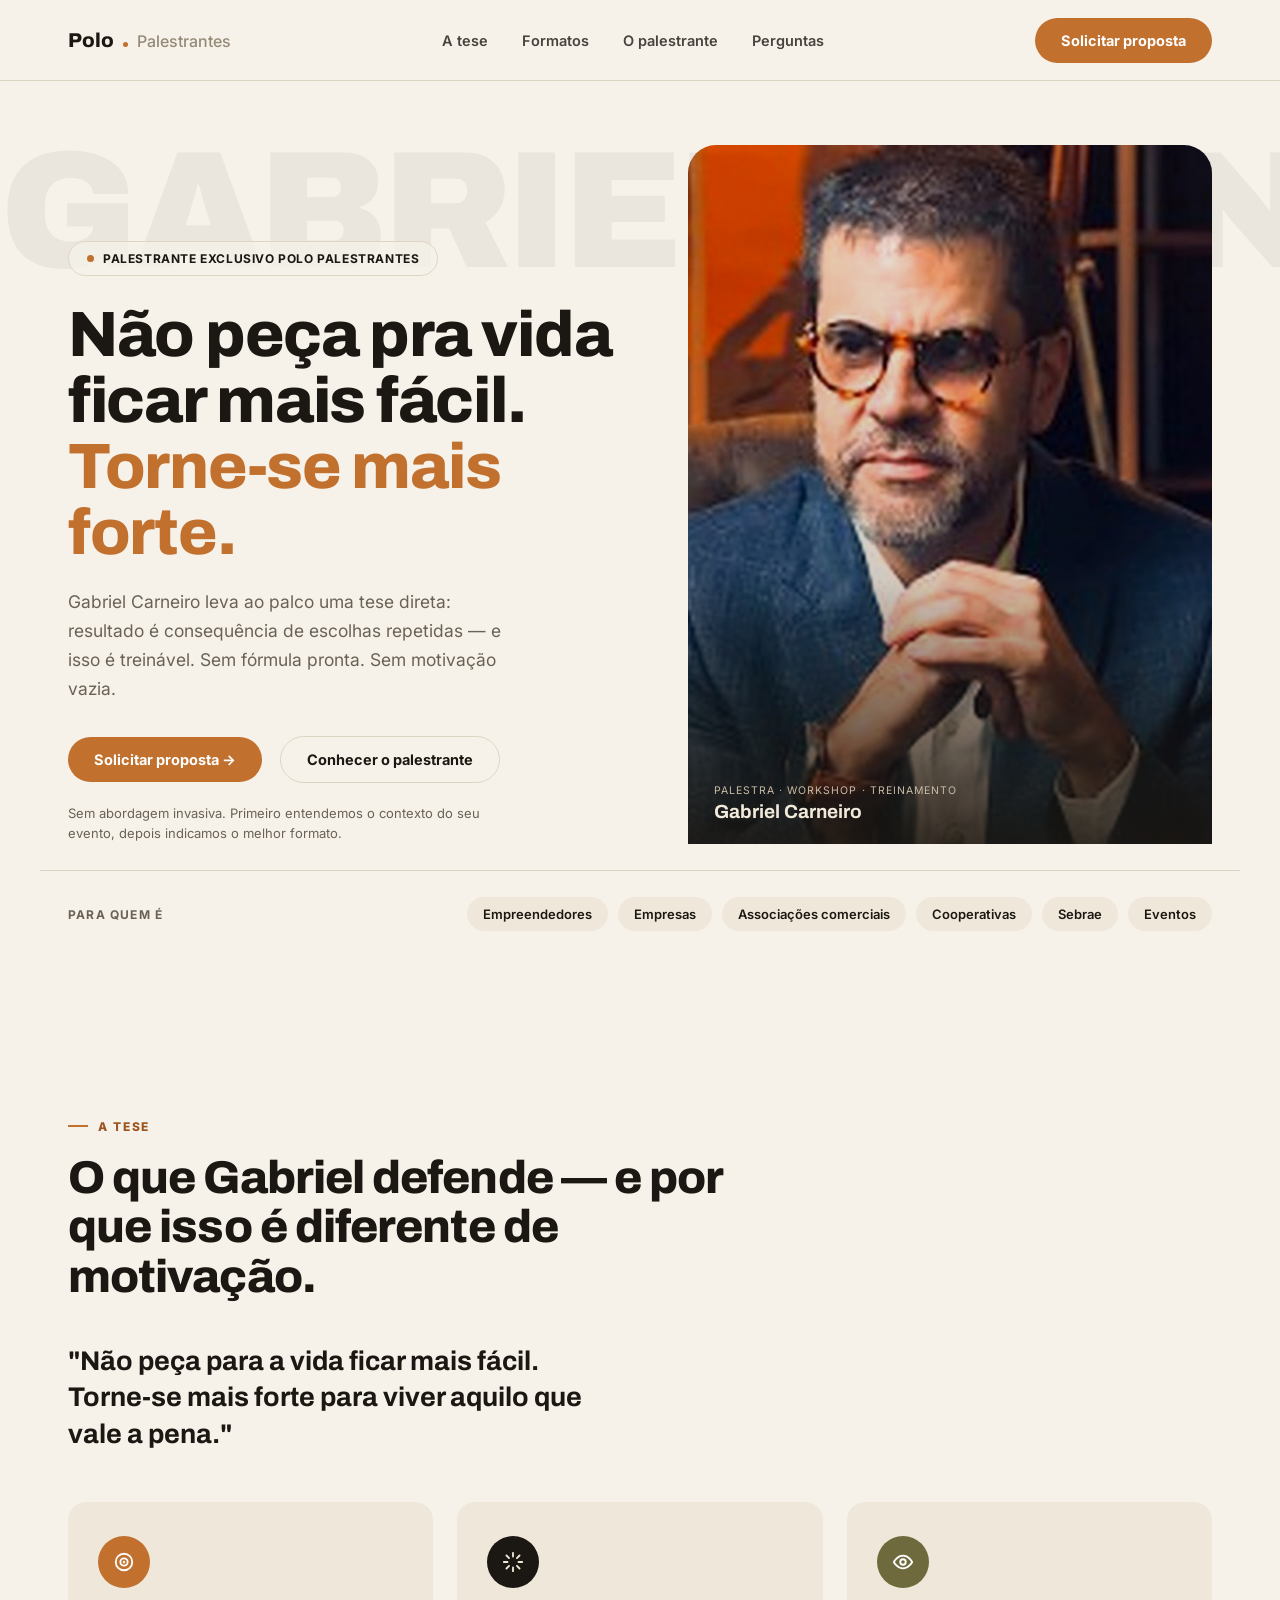
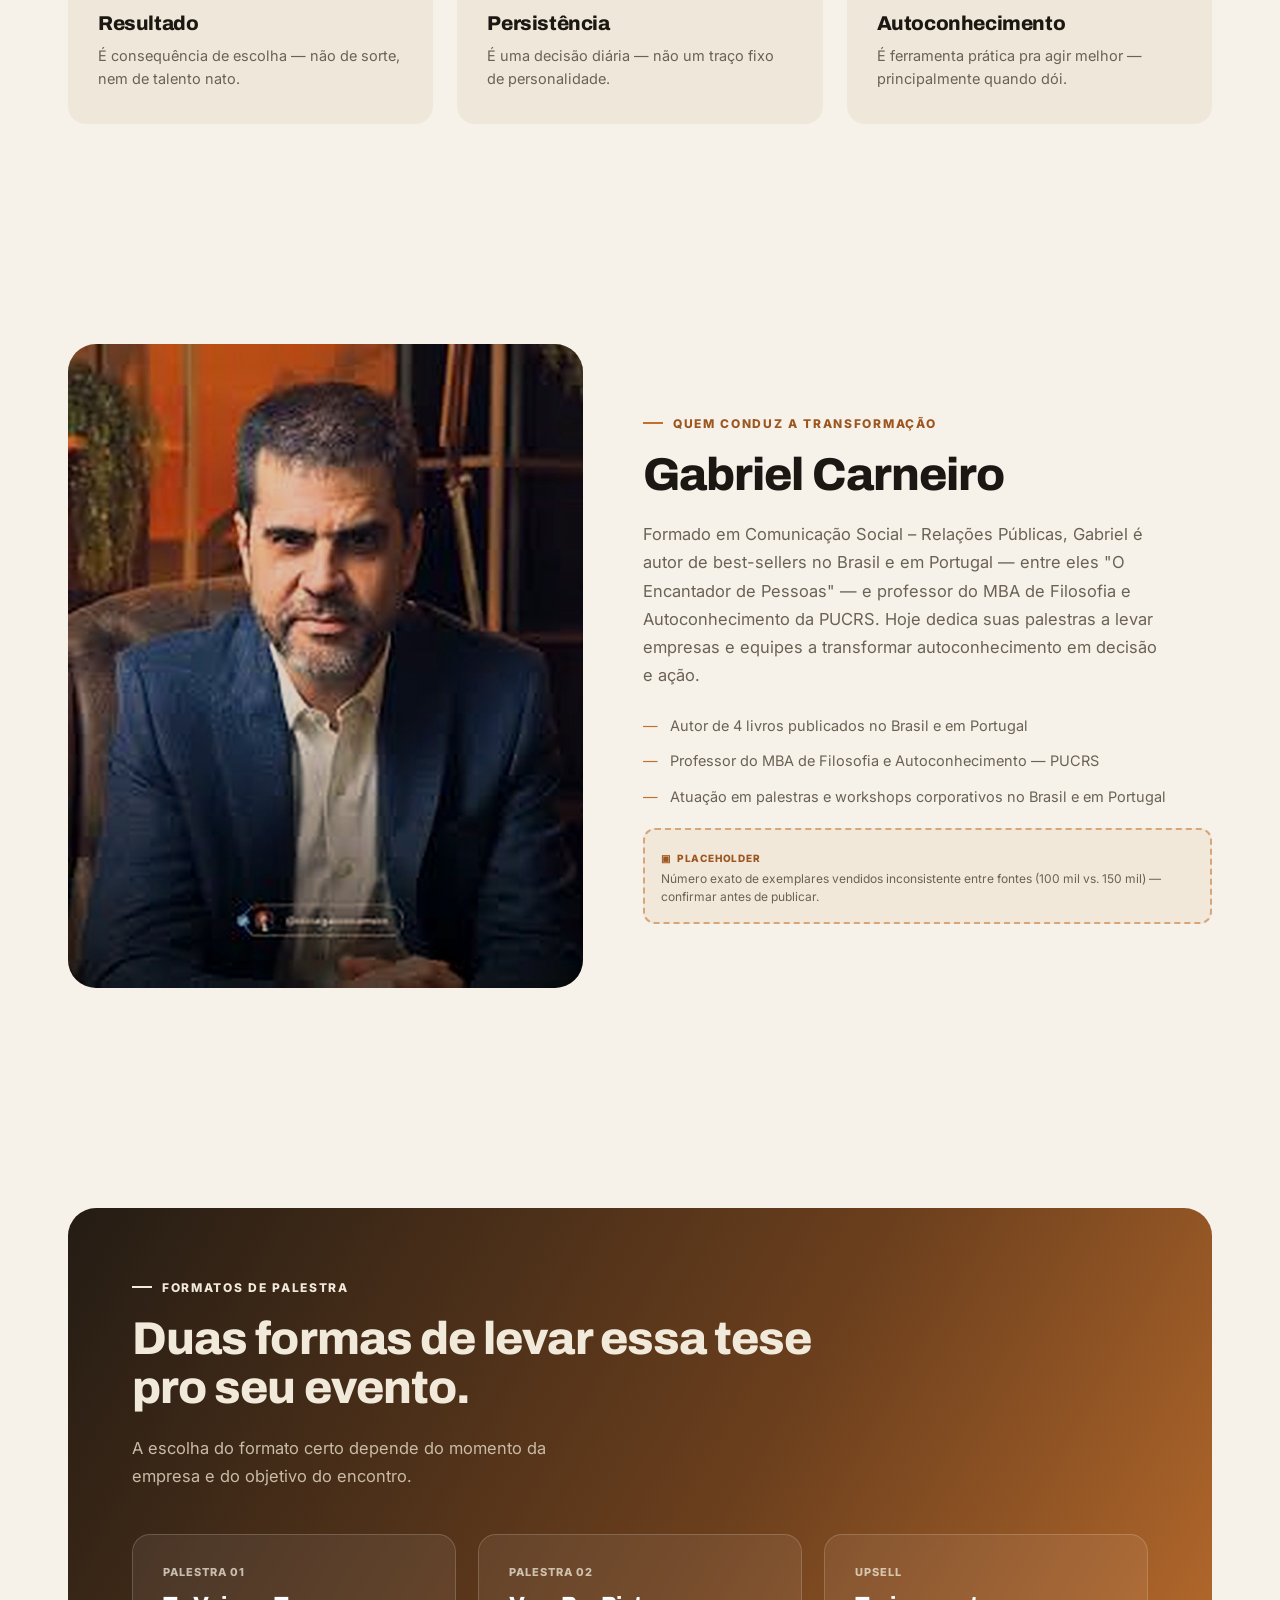
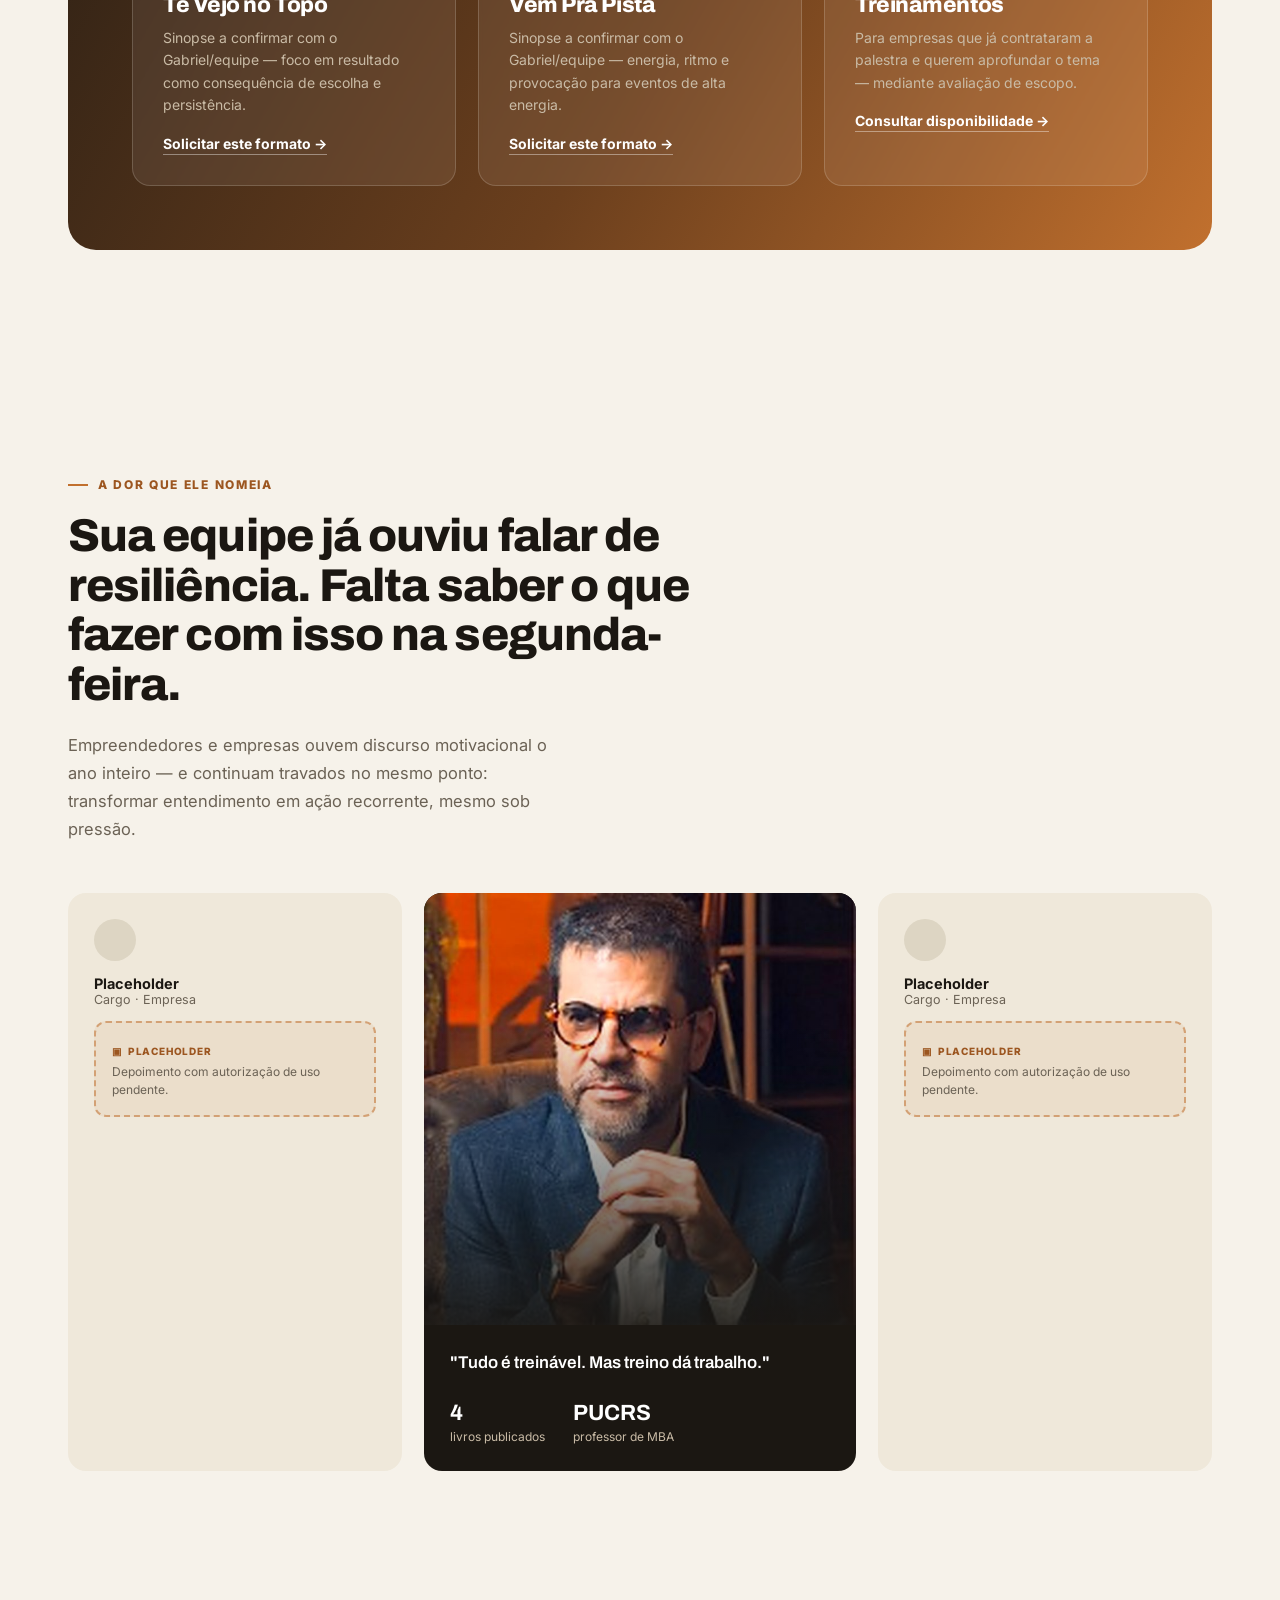
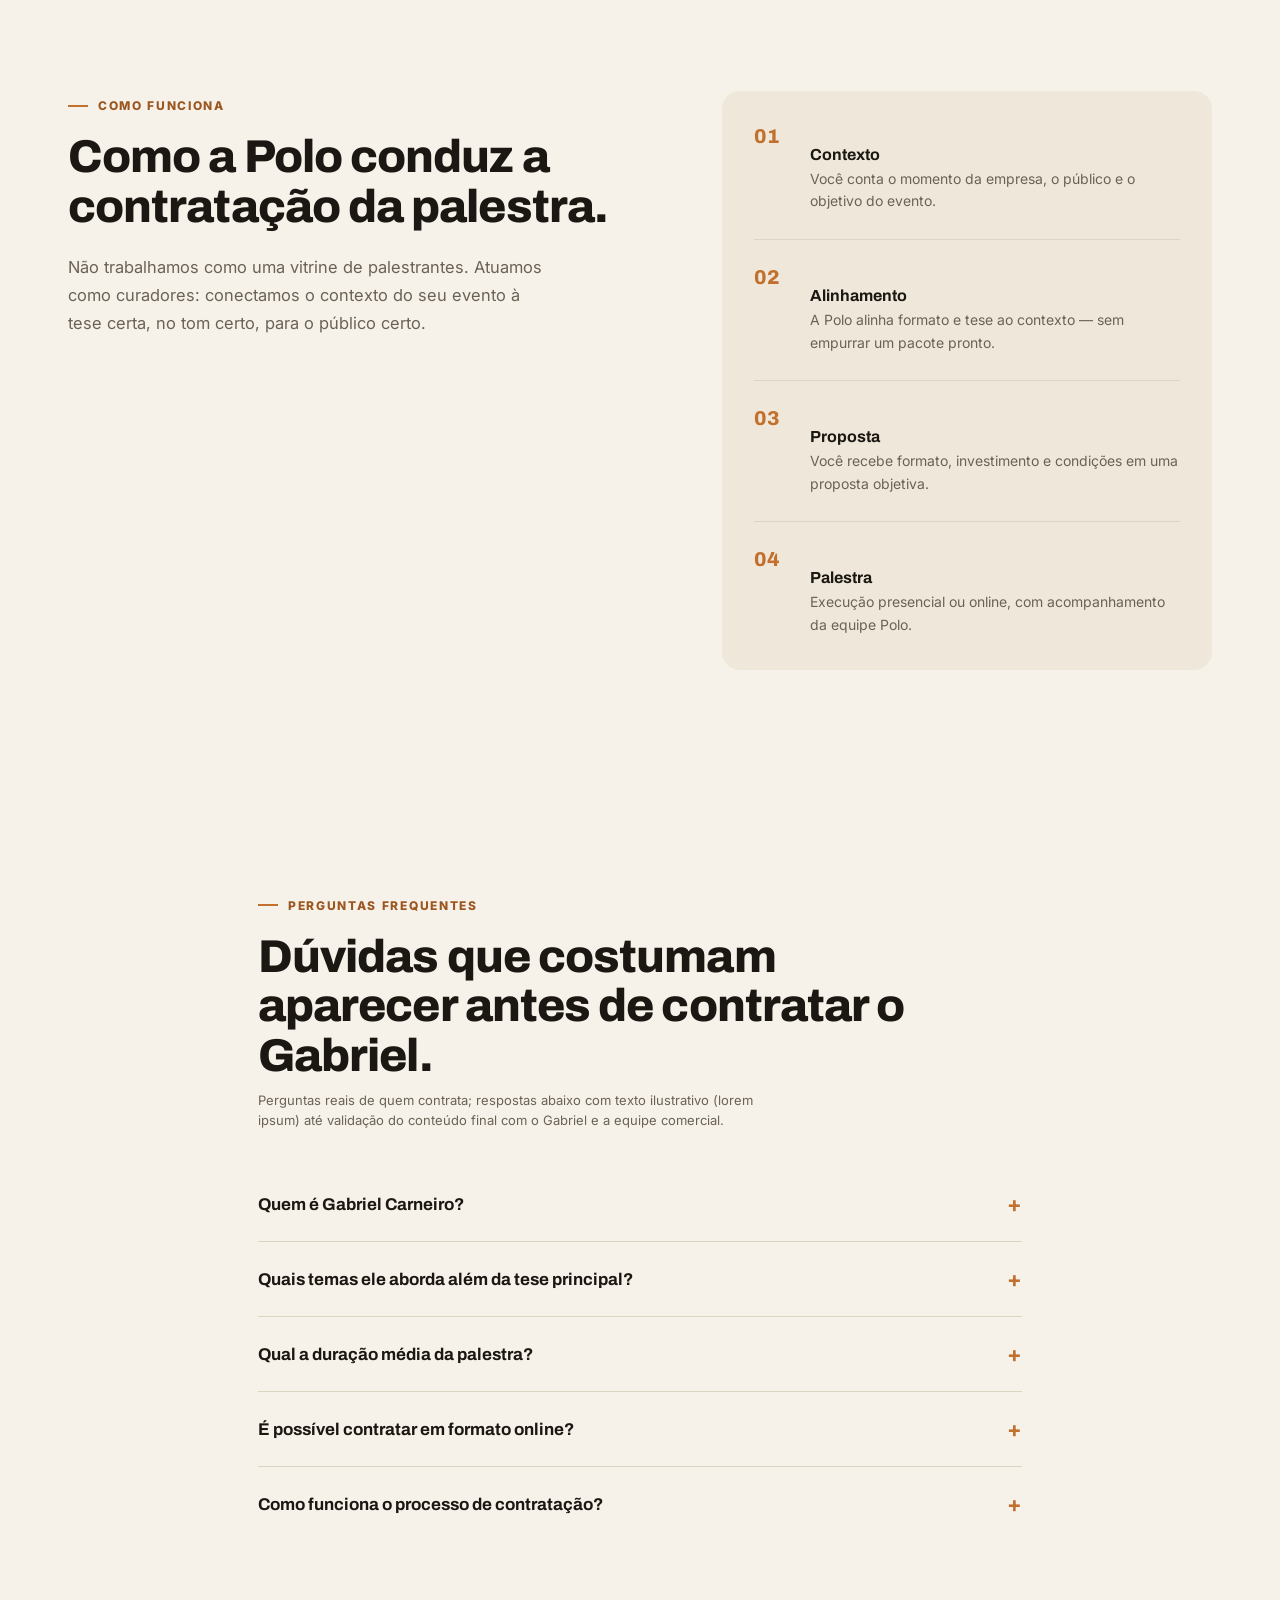
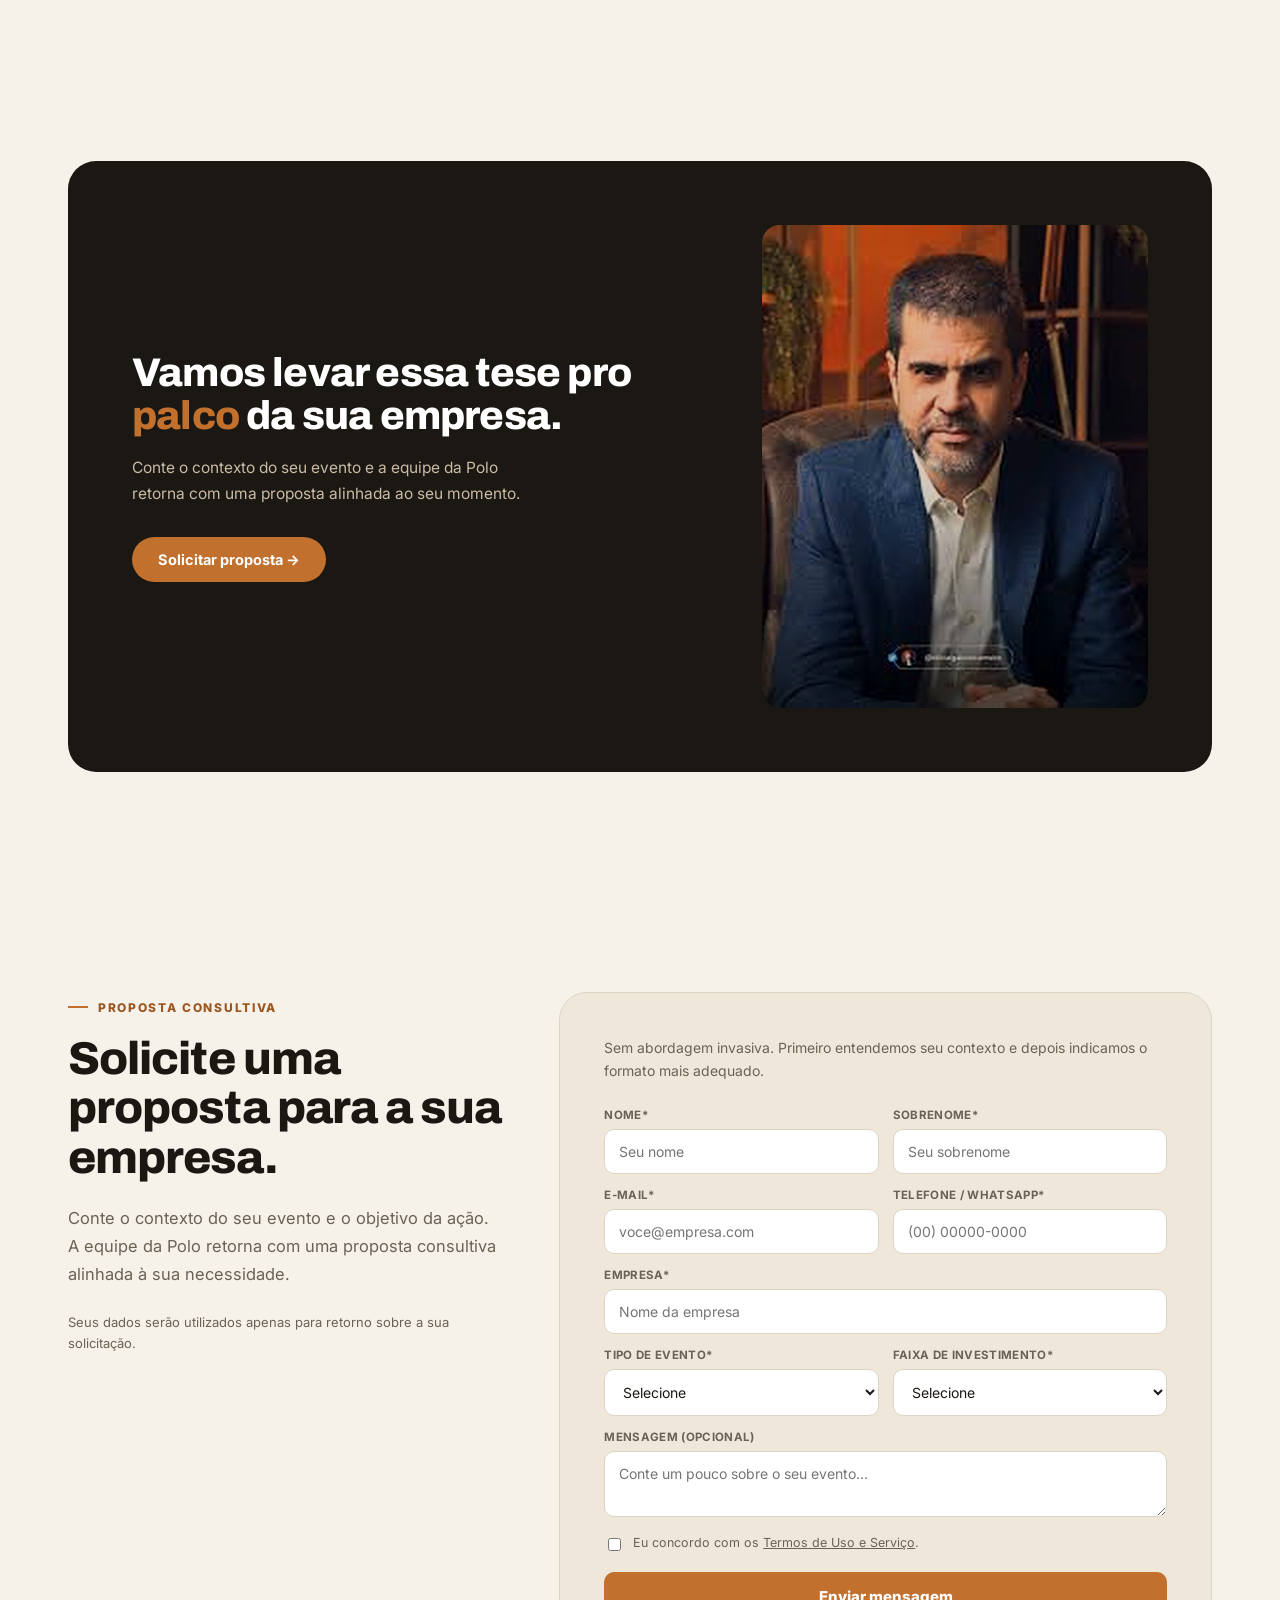
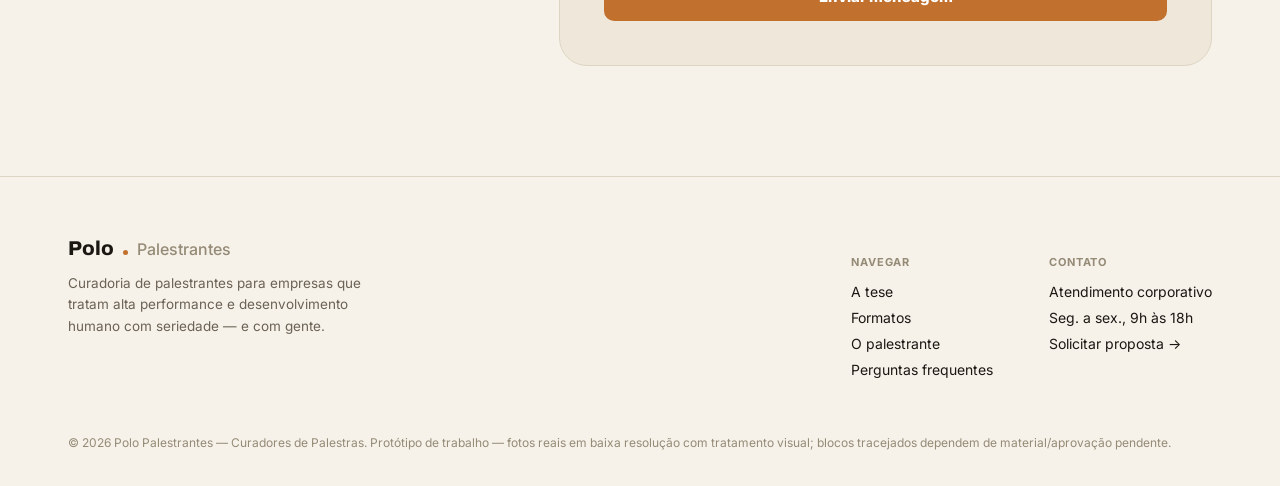
<file: Materiais de Apoio/_antigos/lp-gabriel-carneiro-mockup-alt.html>
<!DOCTYPE html>
<html lang="pt-BR">
<head>
<meta charset="UTF-8">
<meta name="viewport" content="width=device-width, initial-scale=1.0">
<title>Gabriel Carneiro — Palestra sobre Autorresponsabilidade e Alta Performance</title>
<link rel="preconnect" href="https://fonts.googleapis.com">
<link rel="preconnect" href="https://fonts.gstatic.com" crossorigin>
<link href="https://fonts.googleapis.com/css2?family=Archivo:wght@500;700;800;900&family=Inter:wght@400;500;600;700;800&display=swap" rel="stylesheet">
<style>
  :root{
    --paper:#F6F2EA;
    --panel:#EFE8DA;
    --ink:#1B1712;
    --ink-2:#2A2118;
    --ink-soft:#6b6255;
    --amber:#C1702E;
    --amber-deep:#9C5620;
    --olive:#6E6A3E;
    --line:#DDD5C3;
    --cream-on-dark:#F1E9DA;
    --muted-on-dark:#C9BBA6;
    --radius-lg:28px;
    --radius-md:18px;
    --radius-sm:12px;
    --maxw:1200px;
  }
  *{box-sizing:border-box;}
  html{scroll-behavior:smooth;}
  body{ margin:0; background:var(--paper); color:var(--ink); font-family:'Inter',sans-serif; -webkit-font-smoothing:antialiased; overflow-x:hidden; }
  h1,h2,h3,.display{ font-family:'Archivo',sans-serif; font-weight:800; letter-spacing:-0.02em; margin:0; }
  p{ margin:0; }
  a{ color:inherit; text-decoration:none; }
  img,svg{ display:block; max-width:100%; }
  button{ font-family:inherit; cursor:pointer; }
  .wrap{ max-width:var(--maxw); margin:0 auto; padding:0 28px; position:relative; }
  @media (prefers-reduced-motion: reduce){ *{ animation-duration:.001ms !important; transition-duration:.001ms !important; } }

  .reveal{ opacity:0; transform:translateY(18px); transition:opacity .65s ease, transform .65s ease; }
  .reveal.is-visible{ opacity:1; transform:translateY(0); }

  .placeholder{ border:2px dashed rgba(193,112,46,0.55); background:rgba(193,112,46,0.08); border-radius:var(--radius-sm); padding:16px; }
  .placeholder-tag{ display:inline-flex; align-items:center; gap:6px; font-size:10px; font-weight:800; letter-spacing:.08em; text-transform:uppercase; color:var(--amber-deep); margin-bottom:6px; }
  .placeholder-tag::before{ content:"▣"; }
  .placeholder-note{ font-size:12px; color:var(--ink-soft); line-height:1.5; }

  /* topbar (estrutura igual ao HTML anterior) */
  .topbar{ position:sticky; top:0; z-index:60; background:rgba(246,242,234,0.88); backdrop-filter:blur(8px); border-bottom:1px solid var(--line); }
  .topbar .wrap{ display:flex; align-items:center; justify-content:space-between; height:80px; }
  .logo{ display:flex; align-items:baseline; gap:9px; }
  .logo .polo{ font-family:'Archivo',sans-serif; font-weight:800; font-size:20px; color:var(--ink); }
  .logo .dot{ width:5px; height:5px; border-radius:50%; background:var(--amber); }
  .logo .sub{ font-size:16px; color:#948a76; font-weight:500; }
  nav.navlinks{ display:flex; gap:34px; font-size:14.5px; font-weight:600; color:var(--ink); }
  nav.navlinks a{ opacity:.8; } nav.navlinks a:hover{ opacity:1; }
  .btn{ display:inline-flex; align-items:center; gap:8px; font-weight:700; font-size:14.5px; border:none; border-radius:999px; padding:14px 26px; transition:transform .18s ease, background .18s ease, opacity .18s ease; }
  .btn-amber{ background:var(--amber); color:#fff; }
  .btn-amber:hover{ background:var(--amber-deep); transform:translateY(-1px); }
  .btn-outline{ background:transparent; color:var(--ink); border:1.5px solid var(--line); }
  .btn-outline:hover{ border-color:var(--ink); }
  .btn-ink{ background:var(--ink); color:var(--paper); }
  .btn-ink:hover{ background:var(--ink-2); }

  section{ padding:110px 0; position:relative; }
  .eyebrow{ display:inline-flex; align-items:center; gap:10px; font-size:12px; font-weight:800; letter-spacing:.14em; text-transform:uppercase; color:var(--amber-deep); margin-bottom:20px; }
  .eyebrow .dash{ width:20px; height:2px; background:var(--amber); display:inline-block; }
  h2.title{ font-size:clamp(30px,3.6vw,46px); line-height:1.08; max-width:680px; }
  p.lede{ font-size:16.5px; line-height:1.7; color:var(--ink-soft); max-width:480px; margin-top:20px; font-family:'Inter',sans-serif; }

  /* HERO */
  .hero{ padding-top:64px; padding-bottom:0; overflow:hidden; }
  .hero-ghost{ position:absolute; top:40px; left:0; width:100%; text-align:center; font-family:'Archivo',sans-serif; font-weight:900; font-size:clamp(70px,13vw,190px); color:var(--ink); opacity:0.05; letter-spacing:-0.03em; white-space:nowrap; z-index:0; pointer-events:none; }
  .hero-grid{ position:relative; z-index:1; display:grid; grid-template-columns:1.05fr .95fr; gap:40px; align-items:end; }
  .hero-badge{ display:inline-flex; align-items:center; gap:9px; border:1px solid var(--line); background:rgba(246,242,234,0.7); border-radius:999px; padding:9px 18px; font-size:12px; font-weight:700; letter-spacing:.05em; text-transform:uppercase; margin-bottom:26px; }
  .hero-badge .dot{ width:7px; height:7px; border-radius:50%; background:var(--amber); }
  .hero h1{ font-size:clamp(38px,5.2vw,64px); line-height:1.03; max-width:600px; }
  .hero h1 .accent{ color:var(--amber); }
  .hero p.sub{ font-size:17.5px; line-height:1.65; color:var(--ink-soft); max-width:460px; margin-top:22px; }
  .hero-ctas{ display:flex; align-items:center; gap:18px; margin-top:32px; flex-wrap:wrap; }
  .hero-fine{ font-size:13px; color:var(--ink-soft); margin-top:20px; max-width:420px; line-height:1.6; }
  .hero-photo-col{ position:relative; }
  .hero-photo-frame{ position:relative; border-radius:var(--radius-lg) var(--radius-lg) 0 0; overflow:hidden; aspect-ratio:3/4; }
  .hero-photo-frame img{ width:100%; height:100%; object-fit:cover; filter:saturate(1.05); }
  .hero-photo-frame .duo{ position:absolute; inset:0; background:linear-gradient(195deg, rgba(27,23,18,0.05) 0%, rgba(27,23,18,0.15) 45%, rgba(156,86,32,0.55) 100%); mix-blend-mode:multiply; }
  .hero-photo-frame .duo2{ position:absolute; inset:0; background:linear-gradient(0deg, rgba(27,23,18,0.85) 0%, rgba(27,23,18,0) 38%); }
  .hero-photo-cap{ position:absolute; bottom:0; left:0; right:0; padding:22px 26px; color:var(--cream-on-dark); }
  .hero-photo-cap .k{ font-size:10.5px; letter-spacing:.1em; text-transform:uppercase; color:var(--muted-on-dark); margin-bottom:4px; }
  .hero-photo-cap .v{ font-family:'Archivo',sans-serif; font-weight:700; font-size:19px; }

  /* trust strip */
  .trust-strip{ padding:26px 0 70px; }
  .trust-strip .wrap{ display:flex; align-items:center; gap:14px; flex-wrap:wrap; justify-content:space-between; border-top:1px solid var(--line); padding-top:26px; }
  .trust-label{ font-size:12px; text-transform:uppercase; letter-spacing:.1em; color:var(--ink-soft); font-weight:700; }
  .trust-chips{ display:flex; gap:10px; flex-wrap:wrap; }
  .trust-chip{ font-size:13px; font-weight:600; color:var(--ink); background:var(--panel); border-radius:999px; padding:9px 16px; }

  /* 3 pillar cards */
  .pillars-lead{ display:flex; justify-content:space-between; gap:40px; align-items:flex-end; flex-wrap:wrap; margin-bottom:50px; }
  .manifesto{ font-family:'Archivo',sans-serif; font-weight:700; font-size:clamp(20px,2.3vw,27px); line-height:1.35; max-width:520px; }
  .cards3{ display:grid; grid-template-columns:repeat(3,1fr); gap:24px; }
  .pcard{ background:var(--panel); border-radius:var(--radius-md); padding:34px 30px; }
  .pcard .icon{ width:52px; height:52px; border-radius:50%; display:flex; align-items:center; justify-content:center; margin-bottom:24px; }
  .pcard .icon svg{ width:22px; height:22px; }
  .pcard h3{ font-size:20px; margin-bottom:10px; }
  .pcard p{ font-size:14.5px; color:var(--ink-soft); line-height:1.6; }
  .icon-amber{ background:var(--amber); } .icon-amber svg{ stroke:#fff; }
  .icon-ink{ background:var(--ink); } .icon-ink svg{ stroke:var(--cream-on-dark); }
  .icon-olive{ background:var(--olive); } .icon-olive svg{ stroke:#fff; }

  /* about / tese split */
  .about-grid{ display:grid; grid-template-columns:.95fr 1.05fr; gap:60px; align-items:center; }
  .about-photo{ position:relative; border-radius:var(--radius-lg); overflow:hidden; aspect-ratio:4/5; }
  .about-photo img{ width:100%; height:100%; object-fit:cover; }
  .about-photo .duo{ position:absolute; inset:0; background:linear-gradient(160deg, rgba(27,23,18,0.1), rgba(156,86,32,0.42)); mix-blend-mode:multiply; }
  .credentials{ list-style:none; margin:26px 0 0; padding:0; display:flex; flex-direction:column; gap:13px; }
  .credentials li{ display:flex; gap:12px; font-size:14.5px; color:var(--ink-soft); line-height:1.55; }
  .credentials li::before{ content:"—"; color:var(--amber); flex-shrink:0; }

  /* formatos gradient band */
  .band{ background:linear-gradient(120deg, #241c14 0%, #6b3f1d 55%, #C1702E 100%); border-radius:var(--radius-lg); padding:64px; color:var(--cream-on-dark); }
  .band .eyebrow{ color:var(--cream-on-dark); }
  .band .eyebrow .dash{ background:var(--cream-on-dark); }
  .band h2.title{ color:var(--cream-on-dark); }
  .band p.lede{ color:var(--muted-on-dark); }
  .format-grid{ display:grid; grid-template-columns:repeat(3,1fr); gap:22px; margin-top:44px; }
  .fcard{ background:rgba(246,242,234,0.08); border:1px solid rgba(246,242,234,0.18); border-radius:var(--radius-md); padding:30px; backdrop-filter:blur(2px); }
  .fcard .tag{ font-size:11px; font-weight:800; letter-spacing:.09em; text-transform:uppercase; color:var(--cream-on-dark); opacity:.75; margin-bottom:14px; }
  .fcard h3{ font-family:'Archivo',sans-serif; font-size:22px; margin-bottom:10px; color:#fff; }
  .fcard p{ font-size:14px; color:var(--muted-on-dark); line-height:1.6; }
  .fcard a{ display:inline-flex; align-items:center; gap:6px; margin-top:18px; font-weight:700; font-size:14px; color:#fff; border-bottom:1px solid rgba(255,255,255,0.4); padding-bottom:2px; }

  /* testimonials / manifesto highlight */
  .test-grid{ display:grid; grid-template-columns:.85fr 1.1fr .85fr; gap:22px; align-items:stretch; }
  .test-card{ background:var(--panel); border-radius:var(--radius-md); padding:26px; display:flex; flex-direction:column; gap:14px; }
  .test-avatar{ width:42px; height:42px; border-radius:50%; background:var(--line); }
  .test-name{ font-weight:700; font-size:14.5px; }
  .test-role{ font-size:12.5px; color:var(--ink-soft); }
  .test-quote{ background:var(--ink); border-radius:var(--radius-md); overflow:hidden; position:relative; display:flex; flex-direction:column; }
  .test-quote .ph{ aspect-ratio:1/1; position:relative; }
  .test-quote .ph img{ width:100%; height:100%; object-fit:cover; }
  .test-quote .ph .duo{ position:absolute; inset:0; background:linear-gradient(180deg, rgba(27,23,18,0) 30%, rgba(27,23,18,0.9) 100%); }
  .test-quote-body{ padding:26px; }
  .test-quote-body p{ font-family:'Archivo',sans-serif; font-weight:600; font-size:17px; line-height:1.4; color:#fff; }
  .test-stats{ display:flex; gap:28px; padding:0 26px 26px; }
  .test-stats .stat b{ font-family:'Archivo',sans-serif; font-size:22px; color:#fff; display:block; }
  .test-stats .stat span{ font-size:12px; color:var(--muted-on-dark); }

  /* steps */
  .steps-card{ background:var(--panel); border-radius:var(--radius-md); padding:8px 32px; }
  .step-row{ display:flex; gap:22px; padding:26px 0; border-top:1px solid var(--line); }
  .step-row:first-child{ border-top:none; }
  .step-row .num{ font-family:'Archivo',sans-serif; font-weight:800; color:var(--amber); font-size:20px; width:34px; flex-shrink:0; }
  .step-row h4{ font-size:16px; margin-bottom:5px; font-family:'Archivo',sans-serif; }
  .step-row p{ font-size:14px; color:var(--ink-soft); line-height:1.6; max-width:420px; }
  .split-card .wrap.grid2{ display:grid; grid-template-columns:1.1fr .9fr; gap:56px; align-items:start; }

  /* FAQ */
  .faq-caption{ font-size:13px; color:var(--ink-soft); margin-top:8px; margin-bottom:36px; max-width:520px; line-height:1.6; }
  .faq-item{ border-top:1px solid var(--line); padding:24px 0; }
  .faq-item:first-of-type{ border-top:none; }
  .faq-q{ display:flex; justify-content:space-between; align-items:center; width:100%; background:none; border:none; text-align:left; font-family:'Archivo',sans-serif; font-weight:700; font-size:17px; color:var(--ink); padding:0; }
  .faq-q .icon{ color:var(--amber); font-size:22px; flex-shrink:0; margin-left:20px; transition:transform .25s ease; font-family:'Inter',sans-serif; }
  .faq-item.open .faq-q .icon{ transform:rotate(45deg); }
  .faq-a{ max-height:0; overflow:hidden; transition:max-height .3s ease; }
  .faq-a-inner{ padding-top:14px; max-width:660px; font-size:15px; line-height:1.7; color:var(--ink-soft); }

  /* final CTA split w/ photo */
  .final-cta{ background:var(--ink); border-radius:var(--radius-lg); padding:64px; display:grid; grid-template-columns:1.2fr .8fr; gap:50px; align-items:center; overflow:hidden; }
  .final-cta h2{ color:#fff; font-size:clamp(28px,3.2vw,40px); }
  .final-cta h2 .accent{ color:var(--amber); }
  .final-cta p{ color:var(--muted-on-dark); font-size:15.5px; margin-top:18px; max-width:420px; line-height:1.7; }
  .final-cta .btn{ margin-top:30px; }
  .final-photo{ position:relative; border-radius:var(--radius-md); overflow:hidden; aspect-ratio:4/5; }
  .final-photo img{ width:100%; height:100%; object-fit:cover; }
  .final-photo .duo{ position:absolute; inset:0; background:linear-gradient(160deg, rgba(193,112,46,0.35), rgba(27,23,18,0.25)); mix-blend-mode:multiply; }

  /* FORM */
  .form-section .wrap{ display:grid; grid-template-columns:.8fr 1.2fr; gap:56px; align-items:flex-start; }
  .form-card{ background:var(--panel); border:1px solid var(--line); border-radius:var(--radius-lg); padding:44px; }
  .form-card .lead{ color:var(--ink-soft); font-size:14px; margin-bottom:26px; line-height:1.6; }
  form{ display:grid; grid-template-columns:1fr 1fr; gap:14px; }
  form .full{ grid-column:1/-1; }
  label{ font-size:11.5px; font-weight:700; letter-spacing:.03em; color:var(--ink-soft); display:block; margin-bottom:7px; text-transform:uppercase; }
  input,select,textarea{ width:100%; background:#fff; border:1px solid var(--line); border-radius:10px; padding:13px 14px; color:var(--ink); font-family:inherit; font-size:14px; }
  textarea{ resize:vertical; min-height:66px; }
  .terms{ font-size:12.5px; color:var(--ink-soft); display:flex; gap:9px; align-items:flex-start; }
  .terms a{ text-decoration:underline; }
  .submit-btn{ width:100%; background:var(--amber); color:#fff; border:none; padding:15px; border-radius:10px; font-weight:800; font-size:15px; margin-top:4px; transition:background .2s ease; }
  .submit-btn:hover{ background:var(--amber-deep); }

  /* FOOTER (estrutura igual ao HTML anterior) */
  footer{ padding:60px 0 36px; border-top:1px solid var(--line); }
  .footer-grid{ display:flex; justify-content:space-between; gap:40px; flex-wrap:wrap; }
  .footer-tag{ font-size:13.5px; color:var(--ink-soft); max-width:300px; margin-top:14px; line-height:1.6; }
  .footer-cols{ display:flex; gap:56px; flex-wrap:wrap; }
  .footer-col h5{ font-size:11px; letter-spacing:.08em; text-transform:uppercase; color:#948a76; margin-bottom:14px; }
  .footer-col a,.footer-col p{ display:block; font-size:14px; margin-bottom:9px; color:var(--ink); }
  .footer-bottom{ margin-top:48px; font-size:12px; color:#948a76; }

  @media (max-width: 960px){
    .hero-grid, .about-grid, .final-cta, .form-section .wrap, .split-card .wrap.grid2{ grid-template-columns:1fr; }
    .cards3, .format-grid{ grid-template-columns:1fr; }
    .test-grid{ grid-template-columns:1fr; }
    .band{ padding:36px; }
    .final-cta{ padding:36px; }
    form{ grid-template-columns:1fr; }
    nav.navlinks{ display:none; }
    section{ padding:76px 0; }
    .footer-grid{ flex-direction:column; }
    .hero-ghost{ display:none; }
  }
</style>
</head>
<body>

<div class="topbar">
  <div class="wrap">
    <div class="logo"><span class="polo">Polo</span><span class="dot"></span><span class="sub">Palestrantes</span></div>
    <nav class="navlinks">
      <a href="#tese">A tese</a>
      <a href="#formatos">Formatos</a>
      <a href="#facilitador">O palestrante</a>
      <a href="#faq">Perguntas</a>
    </nav>
    <button class="btn btn-amber" onclick="document.getElementById('form').scrollIntoView({behavior:'smooth'})">Solicitar proposta</button>
  </div>
</div>

<!-- HERO -->
<section class="hero">
  <div class="hero-ghost">GABRIEL CARNEIRO</div>
  <div class="wrap hero-grid">
    <div>
      <span class="hero-badge"><span class="dot"></span>PALESTRANTE EXCLUSIVO POLO PALESTRANTES</span>
      <h1>Não peça pra vida ficar mais fácil.<br><span class="accent">Torne-se mais forte.</span></h1>
      <p class="sub">Gabriel Carneiro leva ao palco uma tese direta: resultado é consequência de escolhas repetidas — e isso é treinável. Sem fórmula pronta. Sem motivação vazia.</p>
      <div class="hero-ctas">
        <button class="btn btn-amber" onclick="document.getElementById('form').scrollIntoView({behavior:'smooth'})">Solicitar proposta →</button>
        <a class="btn btn-outline" href="#facilitador">Conhecer o palestrante</a>
      </div>
      <p class="hero-fine">Sem abordagem invasiva. Primeiro entendemos o contexto do seu evento, depois indicamos o melhor formato.</p>
    </div>
    <div class="hero-photo-col">
      <div class="hero-photo-frame">
        <img src="[data-uri]" alt="Gabriel Carneiro">
        <div class="duo"></div>
        <div class="duo2"></div>
        <div class="hero-photo-cap">
          <div class="k">Palestra · Workshop · Treinamento</div>
          <div class="v">Gabriel Carneiro</div>
        </div>
      </div>
    </div>
  </div>
</section>

<section class="trust-strip">
  <div class="wrap">
    <span class="trust-label">Para quem é</span>
    <div class="trust-chips">
      <span class="trust-chip">Empreendedores</span>
      <span class="trust-chip">Empresas</span>
      <span class="trust-chip">Associações comerciais</span>
      <span class="trust-chip">Cooperativas</span>
      <span class="trust-chip">Sebrae</span>
      <span class="trust-chip">Eventos</span>
    </div>
  </div>
</section>

<!-- TESE / 3 PILARES -->
<section class="reveal" id="tese">
  <div class="wrap">
    <div class="pillars-lead">
      <div>
        <span class="eyebrow"><span class="dash"></span>A TESE</span>
        <h2 class="title">O que Gabriel defende — e por que isso é diferente de motivação.</h2>
      </div>
      <p class="manifesto">"Não peça para a vida ficar mais fácil. Torne-se mais forte para viver aquilo que vale a pena."</p>
    </div>
    <div class="cards3">
      <div class="pcard">
        <div class="icon icon-amber"><svg viewBox="0 0 24 24" fill="none" stroke-width="2" stroke-linecap="round" stroke-linejoin="round"><circle cx="12" cy="12" r="9"/><circle cx="12" cy="12" r="4"/><circle cx="12" cy="12" r="0.5"/></svg></div>
        <h3>Resultado</h3>
        <p>É consequência de escolha — não de sorte, nem de talento nato.</p>
      </div>
      <div class="pcard">
        <div class="icon icon-ink"><svg viewBox="0 0 24 24" fill="none" stroke-width="2" stroke-linecap="round" stroke-linejoin="round"><path d="M12 2v4M12 18v4M4.9 4.9l2.8 2.8M16.3 16.3l2.8 2.8M2 12h4M18 12h4M4.9 19.1l2.8-2.8M16.3 7.7l2.8-2.8"/></svg></div>
        <h3>Persistência</h3>
        <p>É uma decisão diária — não um traço fixo de personalidade.</p>
      </div>
      <div class="pcard">
        <div class="icon icon-olive"><svg viewBox="0 0 24 24" fill="none" stroke-width="2" stroke-linecap="round" stroke-linejoin="round"><path d="M2 12s3.5-7 10-7 10 7 10 7-3.5 7-10 7-10-7-10-7z"/><circle cx="12" cy="12" r="3"/></svg></div>
        <h3>Autoconhecimento</h3>
        <p>É ferramenta prática pra agir melhor — principalmente quando dói.</p>
      </div>
    </div>
  </div>
</section>

<!-- FACILITADOR -->
<section class="reveal" id="facilitador">
  <div class="wrap about-grid">
    <div class="about-photo">
      <img src="[data-uri]" alt="Gabriel Carneiro">
      <div class="duo"></div>
    </div>
    <div>
      <span class="eyebrow"><span class="dash"></span>QUEM CONDUZ A TRANSFORMAÇÃO</span>
      <h2 class="title">Gabriel Carneiro</h2>
      <p class="lede" style="max-width:520px;">Formado em Comunicação Social – Relações Públicas, Gabriel é autor de best-sellers no Brasil e em Portugal — entre eles "O Encantador de Pessoas" — e professor do MBA de Filosofia e Autoconhecimento da PUCRS. Hoje dedica suas palestras a levar empresas e equipes a transformar autoconhecimento em decisão e ação.</p>
      <ul class="credentials">
        <li>Autor de 4 livros publicados no Brasil e em Portugal</li>
        <li>Professor do MBA de Filosofia e Autoconhecimento — PUCRS</li>
        <li>Atuação em palestras e workshops corporativos no Brasil e em Portugal</li>
      </ul>
      <div class="placeholder" style="margin-top:20px;">
        <span class="placeholder-tag">Placeholder</span>
        <p class="placeholder-note">Número exato de exemplares vendidos inconsistente entre fontes (100 mil vs. 150 mil) — confirmar antes de publicar.</p>
      </div>
    </div>
  </div>
</section>

<!-- FORMATOS -->
<section class="reveal" id="formatos">
  <div class="wrap">
    <div class="band">
      <span class="eyebrow"><span class="dash"></span>FORMATOS DE PALESTRA</span>
      <h2 class="title">Duas formas de levar essa tese pro seu evento.</h2>
      <p class="lede">A escolha do formato certo depende do momento da empresa e do objetivo do encontro.</p>
      <div class="format-grid">
        <div class="fcard">
          <div class="tag">Palestra 01</div>
          <h3>Te Vejo no Topo</h3>
          <p>Sinopse a confirmar com o Gabriel/equipe — foco em resultado como consequência de escolha e persistência.</p>
          <a href="#form">Solicitar este formato →</a>
        </div>
        <div class="fcard">
          <div class="tag">Palestra 02</div>
          <h3>Vem Pra Pista</h3>
          <p>Sinopse a confirmar com o Gabriel/equipe — energia, ritmo e provocação para eventos de alta energia.</p>
          <a href="#form">Solicitar este formato →</a>
        </div>
        <div class="fcard">
          <div class="tag">Upsell</div>
          <h3>Treinamentos</h3>
          <p>Para empresas que já contrataram a palestra e querem aprofundar o tema — mediante avaliação de escopo.</p>
          <a href="#form">Consultar disponibilidade →</a>
        </div>
      </div>
    </div>
  </div>
</section>

<!-- PROVA -->
<section class="reveal">
  <div class="wrap">
    <span class="eyebrow"><span class="dash"></span>A DOR QUE ELE NOMEIA</span>
    <h2 class="title">Sua equipe já ouviu falar de resiliência. Falta saber o que fazer com isso na segunda-feira.</h2>
    <p class="lede">Empreendedores e empresas ouvem discurso motivacional o ano inteiro — e continuam travados no mesmo ponto: transformar entendimento em ação recorrente, mesmo sob pressão.</p>

    <div class="test-grid" style="margin-top:50px;">
      <div class="test-card">
        <div class="test-avatar"></div>
        <div><div class="test-name">Placeholder</div><div class="test-role">Cargo · Empresa</div></div>
        <div class="placeholder"><span class="placeholder-tag">Placeholder</span><p class="placeholder-note">Depoimento com autorização de uso pendente.</p></div>
      </div>

      <div class="test-quote">
        <div class="ph"><img src="[data-uri]" alt="Gabriel Carneiro"><div class="duo"></div></div>
        <div class="test-quote-body">
          <p>"Tudo é treinável. Mas treino dá trabalho."</p>
        </div>
        <div class="test-stats">
          <div class="stat"><b>4</b><span>livros publicados</span></div>
          <div class="stat"><b>PUCRS</b><span>professor de MBA</span></div>
        </div>
      </div>

      <div class="test-card">
        <div class="test-avatar"></div>
        <div><div class="test-name">Placeholder</div><div class="test-role">Cargo · Empresa</div></div>
        <div class="placeholder"><span class="placeholder-tag">Placeholder</span><p class="placeholder-note">Depoimento com autorização de uso pendente.</p></div>
      </div>
    </div>
  </div>
</section>

<!-- COMO FUNCIONA -->
<section class="split-card reveal">
  <div class="wrap grid2">
    <div>
      <span class="eyebrow"><span class="dash"></span>COMO FUNCIONA</span>
      <h2 class="title">Como a Polo conduz a contratação da palestra.</h2>
      <p class="lede">Não trabalhamos como uma vitrine de palestrantes. Atuamos como curadores: conectamos o contexto do seu evento à tese certa, no tom certo, para o público certo.</p>
    </div>
    <div class="steps-card">
      <div class="step-row"><div class="num">01</div><div><h4>Contexto</h4><p>Você conta o momento da empresa, o público e o objetivo do evento.</p></div></div>
      <div class="step-row"><div class="num">02</div><div><h4>Alinhamento</h4><p>A Polo alinha formato e tese ao contexto — sem empurrar um pacote pronto.</p></div></div>
      <div class="step-row"><div class="num">03</div><div><h4>Proposta</h4><p>Você recebe formato, investimento e condições em uma proposta objetiva.</p></div></div>
      <div class="step-row"><div class="num">04</div><div><h4>Palestra</h4><p>Execução presencial ou online, com acompanhamento da equipe Polo.</p></div></div>
    </div>
  </div>
</section>

<!-- FAQ -->
<section class="reveal" id="faq">
  <div class="wrap" style="max-width:820px;">
    <span class="eyebrow"><span class="dash"></span>PERGUNTAS FREQUENTES</span>
    <h2 class="title">Dúvidas que costumam aparecer antes de contratar o Gabriel.</h2>
    <p class="faq-caption">Perguntas reais de quem contrata; respostas abaixo com texto ilustrativo (lorem ipsum) até validação do conteúdo final com o Gabriel e a equipe comercial.</p>
    <div id="faq-list">
      <div class="faq-item">
        <button class="faq-q">Quem é Gabriel Carneiro?<span class="icon">+</span></button>
        <div class="faq-a"><div class="faq-a-inner">Lorem ipsum dolor sit amet, consectetur adipiscing elit. Sed do eiusmod tempor incididunt ut labore et dolore magna aliqua.</div></div>
      </div>
      <div class="faq-item">
        <button class="faq-q">Quais temas ele aborda além da tese principal?<span class="icon">+</span></button>
        <div class="faq-a"><div class="faq-a-inner">Ut enim ad minim veniam, quis nostrud exercitation ullamco laboris nisi ut aliquip ex ea commodo consequat.</div></div>
      </div>
      <div class="faq-item">
        <button class="faq-q">Qual a duração média da palestra?<span class="icon">+</span></button>
        <div class="faq-a"><div class="faq-a-inner">Duis aute irure dolor in reprehenderit in voluptate velit esse cillum dolore eu fugiat nulla pariatur.</div></div>
      </div>
      <div class="faq-item">
        <button class="faq-q">É possível contratar em formato online?<span class="icon">+</span></button>
        <div class="faq-a"><div class="faq-a-inner">Excepteur sint occaecat cupidatat non proident, sunt in culpa qui officia deserunt mollit anim id est laborum.</div></div>
      </div>
      <div class="faq-item">
        <button class="faq-q">Como funciona o processo de contratação?<span class="icon">+</span></button>
        <div class="faq-a"><div class="faq-a-inner">Sed ut perspiciatis unde omnis iste natus error sit voluptatem accusantium doloremque laudantium.</div></div>
      </div>
    </div>
  </div>
</section>

<!-- FINAL CTA -->
<section class="reveal">
  <div class="wrap">
    <div class="final-cta">
      <div>
        <h2>Vamos levar essa tese pro <span class="accent">palco</span> da sua empresa.</h2>
        <p>Conte o contexto do seu evento e a equipe da Polo retorna com uma proposta alinhada ao seu momento.</p>
        <button class="btn btn-amber" onclick="document.getElementById('form').scrollIntoView({behavior:'smooth'})">Solicitar proposta →</button>
      </div>
      <div class="final-photo">
        <img src="[data-uri]" alt="Gabriel Carneiro">
        <div class="duo"></div>
      </div>
    </div>
  </div>
</section>

<!-- FORM -->
<section class="form-section reveal" id="form">
  <div class="wrap">
    <div>
      <span class="eyebrow"><span class="dash"></span>PROPOSTA CONSULTIVA</span>
      <h2 class="title">Solicite uma proposta para a sua empresa.</h2>
      <p class="lede">Conte o contexto do seu evento e o objetivo da ação. A equipe da Polo retorna com uma proposta consultiva alinhada à sua necessidade.</p>
      <p class="hero-fine" style="margin-top:24px;">Seus dados serão utilizados apenas para retorno sobre a sua solicitação.</p>
    </div>
    <div class="form-card">
      <p class="lead">Sem abordagem invasiva. Primeiro entendemos seu contexto e depois indicamos o formato mais adequado.</p>
      <form onsubmit="event.preventDefault(); alert('Protótipo — integração de envio a definir com o time técnico.');">
        <div><label>Nome*</label><input type="text" placeholder="Seu nome" required></div>
        <div><label>Sobrenome*</label><input type="text" placeholder="Seu sobrenome" required></div>
        <div><label>E-mail*</label><input type="email" placeholder="voce@empresa.com" required></div>
        <div><label>Telefone / WhatsApp*</label><input type="tel" placeholder="(00) 00000-0000" required></div>
        <div class="full"><label>Empresa*</label><input type="text" placeholder="Nome da empresa" required></div>
        <div>
          <label>Tipo de evento*</label>
          <select required>
            <option value="">Selecione</option>
            <option>Convenção corporativa</option>
            <option>Evento de vendas</option>
            <option>Treinamento interno</option>
            <option>Evento para empreendedores</option>
            <option>Outro</option>
          </select>
        </div>
        <div>
          <label>Faixa de investimento*</label>
          <select required>
            <option value="">Selecione</option>
            <option>Até R$15.000</option>
            <option>R$15.000 – R$30.000</option>
            <option>Acima de R$30.000</option>
            <option>Ainda não sei</option>
          </select>
        </div>
        <div class="full"><label>Mensagem (opcional)</label><textarea placeholder="Conte um pouco sobre o seu evento..."></textarea></div>
        <div class="full">
          <div class="terms" style="margin-bottom:14px;"><input type="checkbox" required style="width:auto;"><span>Eu concordo com os <a href="#">Termos de Uso e Serviço</a>.</span></div>
          <button type="submit" class="submit-btn">Enviar mensagem</button>
        </div>
      </form>
    </div>
  </div>
</section>

<footer>
  <div class="wrap">
    <div class="footer-grid">
      <div>
        <div class="logo"><span class="polo">Polo</span><span class="dot"></span><span class="sub">Palestrantes</span></div>
        <p class="footer-tag">Curadoria de palestrantes para empresas que tratam alta performance e desenvolvimento humano com seriedade — e com gente.</p>
      </div>
      <div class="footer-cols">
        <div class="footer-col">
          <h5>Navegar</h5>
          <a href="#tese">A tese</a>
          <a href="#formatos">Formatos</a>
          <a href="#facilitador">O palestrante</a>
          <a href="#faq">Perguntas frequentes</a>
        </div>
        <div class="footer-col">
          <h5>Contato</h5>
          <p>Atendimento corporativo</p>
          <p>Seg. a sex., 9h às 18h</p>
          <a href="#form">Solicitar proposta →</a>
        </div>
      </div>
    </div>
    <div class="footer-bottom">© 2026 Polo Palestrantes — Curadores de Palestras. Protótipo de trabalho — fotos reais em baixa resolução com tratamento visual; blocos tracejados dependem de material/aprovação pendente.</div>
  </div>
</footer>

<script>
  const revealEls = document.querySelectorAll('.reveal');
  const observer = new IntersectionObserver((entries)=>{
    entries.forEach(e=>{ if(e.isIntersecting){ e.target.classList.add('is-visible'); } });
  }, {threshold:0.1});
  revealEls.forEach(el=>observer.observe(el));

  document.querySelectorAll('.faq-item').forEach(item=>{
    const q = item.querySelector('.faq-q');
    const a = item.querySelector('.faq-a');
    q.addEventListener('click', ()=>{
      const isOpen = item.classList.contains('open');
      document.querySelectorAll('.faq-item.open').forEach(o=>{ o.classList.remove('open'); o.querySelector('.faq-a').style.maxHeight = null; });
      if(!isOpen){ item.classList.add('open'); a.style.maxHeight = a.scrollHeight + 'px'; }
    });
  });
</script>

</body>
</html>
</file>
